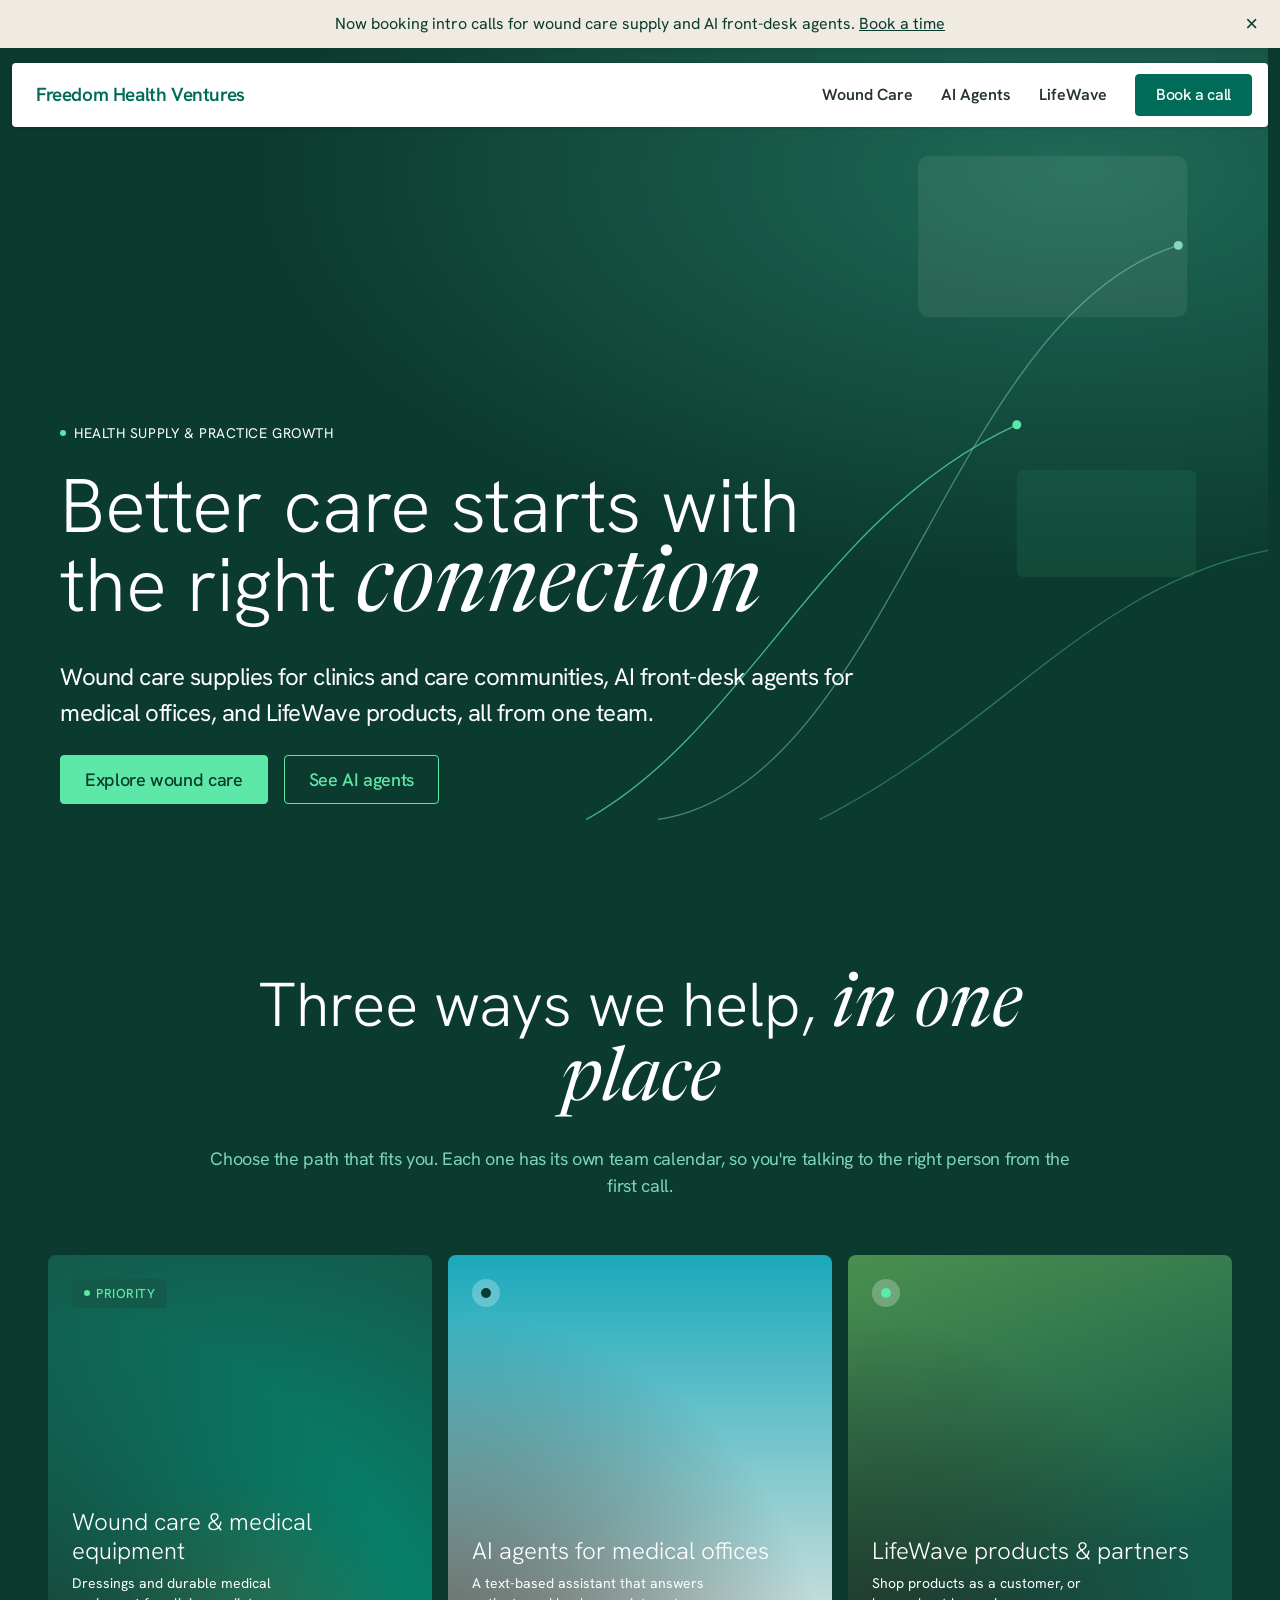
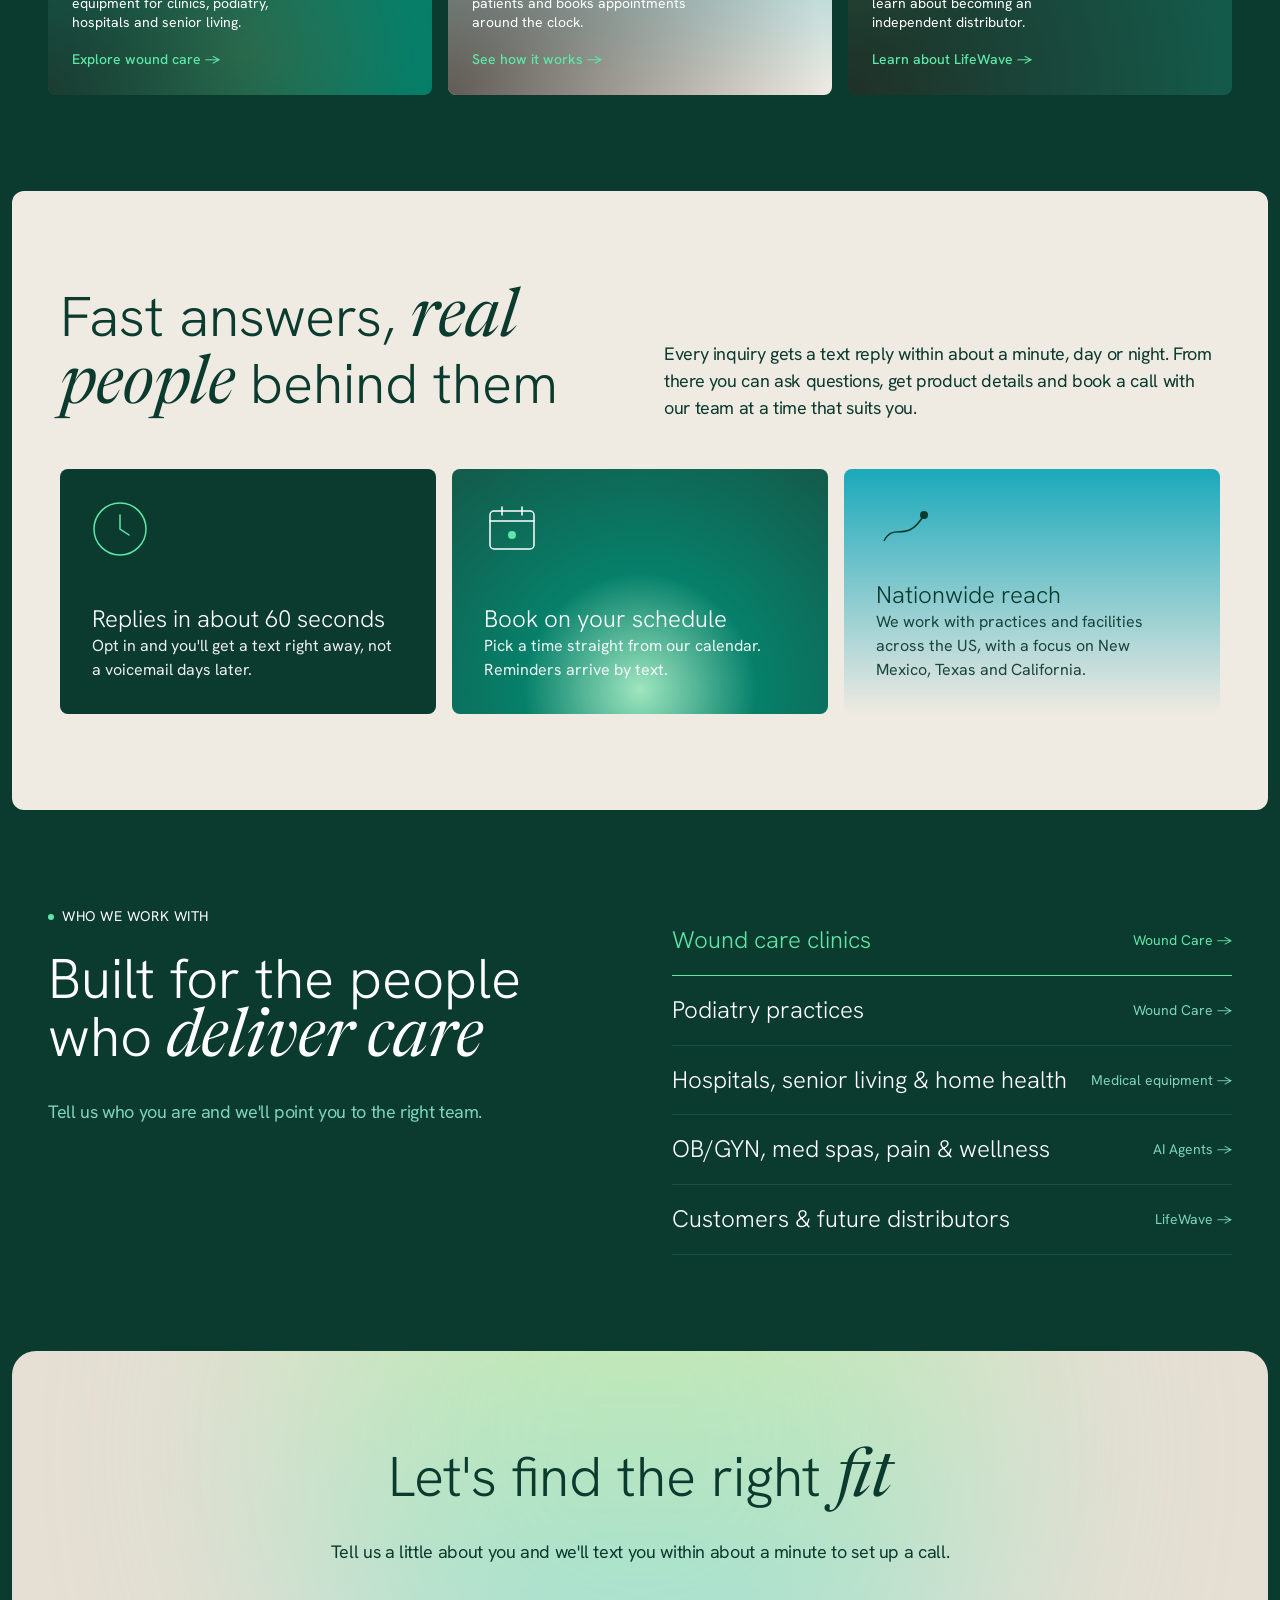
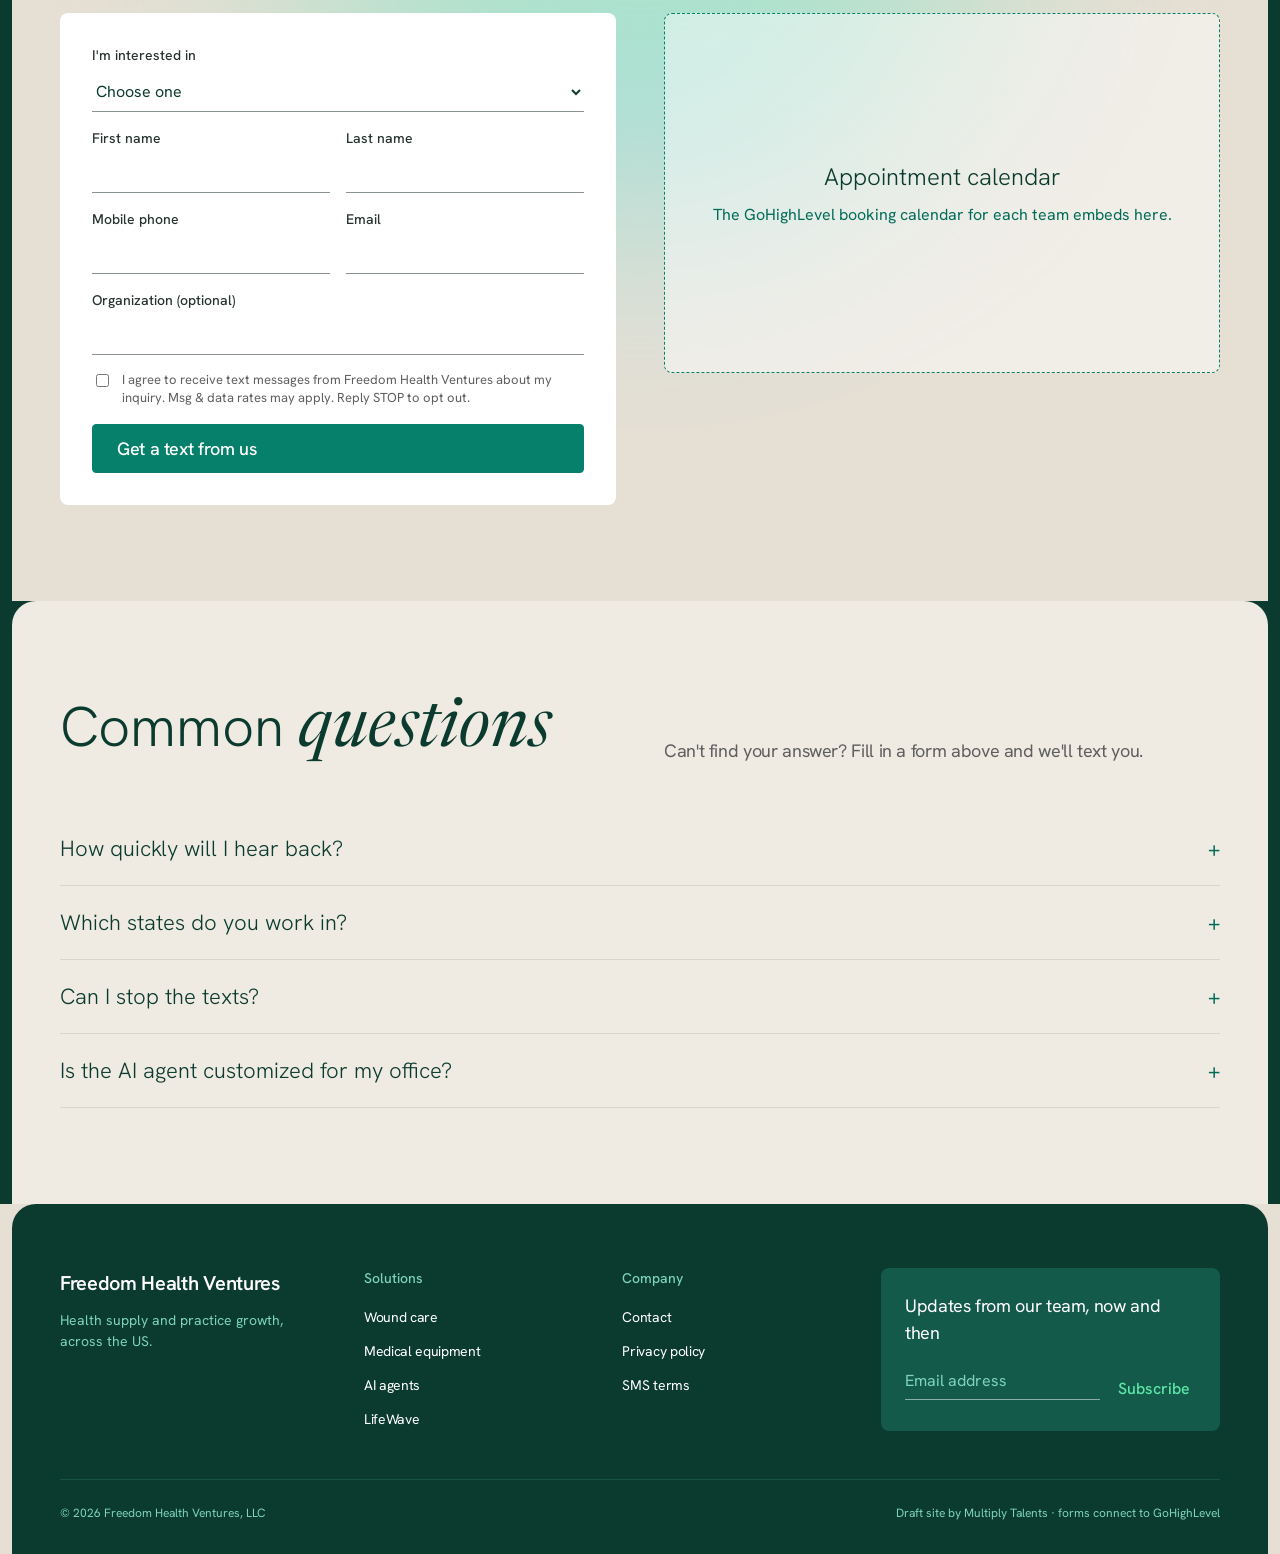
<file: index.html>
<!DOCTYPE html>
<html lang="en">
<head>
<meta charset="utf-8">
<meta name="viewport" content="width=device-width, initial-scale=1">
<title>Freedom Health Ventures</title>
<link rel="preconnect" href="https://fonts.googleapis.com">
<link rel="stylesheet" href="https://fonts.googleapis.com/css2?family=Hanken+Grotesk:wght@300;400;500;600&family=Newsreader:ital,opsz,wght@1,6..72,400&display=swap">
<link rel="stylesheet" href="styles.css">
</head>
<body>

<div class="announce" id="announce">Now booking intro calls for wound care supply and AI front-desk agents.&nbsp;<a href="#wound-care" data-go="book">Book a time</a><button aria-label="Dismiss announcement" data-dismiss>×</button></div>

<div class="nav-shell" id="navShell">
  <nav class="nav" id="nav" aria-label="Main">
    <a class="brand" href="#home">Freedom Health Ventures</a>
    <a class="link" href="#wound-care">Wound Care</a>
    <a class="link" href="#ai-agents">AI Agents</a>
    <a class="link" href="#lifewave">LifeWave</a>
    <a class="btn" href="#home" data-go="book">Book a call</a>
    <button class="menu-btn" aria-expanded="false" aria-controls="nav">Menu</button>
  </nav>
</div>

<!-- ================= HOME ================= -->
<main class="view" id="view-home" data-title="Freedom Health Ventures">
  <div class="hero hero--home">
    <div class="hero-frame">
      <svg class="art" viewBox="0 0 1400 860" preserveAspectRatio="xMaxYMid slice" aria-hidden="true">
        <path d="M640 860 C 820 760, 900 520, 1120 420" fill="none" stroke="#5ee8a8" stroke-width="1.5" opacity=".7"/>
        <path d="M720 860 C 980 820, 1040 300, 1300 220" fill="none" stroke="#7dd4bb" stroke-width="1.5" opacity=".5"/>
        <path d="M900 860 C 1100 760, 1200 600, 1400 560" fill="none" stroke="#5ee8a8" stroke-width="1.5" opacity=".35"/>
        <circle cx="1120" cy="420" r="5" fill="#5ee8a8"/><circle cx="1300" cy="220" r="5" fill="#7dd4bb"/>
        <rect x="1010" y="120" width="300" height="180" rx="12" fill="#efeae2" opacity=".08"/>
        <rect x="1120" y="470" width="200" height="120" rx="8" fill="#5ee8a8" opacity=".08"/>
      </svg>
      <div class="wrap">
        <div class="hero-copy">
          <span class="eyebrow"><i class="dot"></i>Health supply &amp; practice growth</span>
          <h1 class="display">Better care starts with the right <span class="accent">connection</span></h1>
          <p class="subtitle">Wound care supplies for clinics and care communities, AI front-desk agents for medical offices, and LifeWave products, all from one team.</p>
          <div class="btn-row"><a class="btn" href="#wound-care">Explore wound care</a><a class="btn btn--outline" href="#ai-agents">See AI agents</a></div>
        </div>
      </div>
    </div>
  </div>

  <section>
    <div class="wrap">
      <div class="center">
        <h2 class="heading">Three ways we help, <span class="accent">in one place</span></h2>
        <p class="lead text-muted">Choose the path that fits you. Each one has its own team calendar, so you're talking to the right person from the first call.</p>
      </div>
      <div class="cards">
        <a class="program pg-wound" href="#wound-care">
          <span class="badge"><i class="dot"></i>PRIORITY</span>
          <div><h3>Wound care &amp; medical equipment</h3><p>Dressings and durable medical equipment for clinics, podiatry, hospitals and senior living.</p><span class="more">Explore wound care →</span></div>
        </a>
        <a class="program pg-ai" href="#ai-agents">
          <span class="ring ring--forest"><i></i></span>
          <div><h3>AI agents for medical offices</h3><p>A text-based assistant that answers patients and books appointments around the clock.</p><span class="more">See how it works →</span></div>
        </a>
        <a class="program pg-life" href="#lifewave">
          <span class="ring ring--mint"><i></i></span>
          <div><h3>LifeWave products &amp; partners</h3><p>Shop products as a customer, or learn about becoming an independent distributor.</p><span class="more">Learn about LifeWave →</span></div>
        </a>
      </div>
    </div>
  </section>

  <div class="sheet on-light">
    <section>
      <div class="wrap">
        <div class="split">
          <h2 class="section-heading">Fast answers, <span class="accent">real people</span> behind them</h2>
          <p class="lead">Every inquiry gets a text reply within about a minute, day or night. From there you can ask questions, get product details and book a call with our team at a time that suits you.</p>
        </div>
        <div class="bento">
          <div class="tile tile--forest"><svg class="glyph" viewBox="0 0 56 56" aria-hidden="true"><circle cx="28" cy="28" r="26" fill="none" stroke="#5ee8a8" stroke-width="1.5"/><path d="M28 14v14l9 6" fill="none" stroke="#5ee8a8" stroke-width="1.5" stroke-linecap="round"/></svg><div><h3>Replies in about 60 seconds</h3><p>Opt in and you'll get a text right away, not a voicemail days later.</p></div></div>
          <div class="tile tile--stories"><svg class="glyph" viewBox="0 0 56 56" aria-hidden="true"><rect x="6" y="10" width="44" height="38" rx="4" fill="none" stroke="#fff" stroke-width="1.5"/><path d="M6 20h44M18 6v8M38 6v8" stroke="#fff" stroke-width="1.5" stroke-linecap="round"/><circle cx="28" cy="34" r="4" fill="#5ee8a8"/></svg><div><h3>Book on your schedule</h3><p>Pick a time straight from our calendar. Reminders arrive by text.</p></div></div>
          <div class="tile tile--lagoon"><svg class="glyph" viewBox="0 0 56 56" aria-hidden="true"><path d="M8 40 C 18 20, 30 44, 48 14" fill="none" stroke="#0b3a2e" stroke-width="1.5"/><circle cx="48" cy="14" r="4" fill="#0b3a2e"/></svg><div><h3>Nationwide reach</h3><p>We work with practices and facilities across the US, with a focus on New Mexico, Texas and California.</p></div></div>
        </div>
      </div>
    </section>
  </div>

  <section>
    <div class="wrap audience">
      <div class="stack">
        <span class="eyebrow"><i class="dot"></i>Who we work with</span>
        <h2 class="section-heading">Built for the people who <span class="accent">deliver care</span></h2>
        <p class="lead text-muted">Tell us who you are and we'll point you to the right team.</p>
      </div>
      <ul class="rows" aria-label="Audiences">
        <li class="active" data-href="wound-care">Wound care clinics <small>Wound Care →</small></li>
        <li data-href="wound-care">Podiatry practices <small>Wound Care →</small></li>
        <li data-href="wound-care">Hospitals, senior living &amp; home health <small>Medical equipment →</small></li>
        <li data-href="ai-agents">OB/GYN, med spas, pain &amp; wellness <small>AI Agents →</small></li>
        <li data-href="lifewave">Customers &amp; future distributors <small>LifeWave →</small></li>
      </ul>
    </div>
  </section>

  <div class="book on-light" id="home-book">
    <div class="aurora"></div>
    <section>
      <div class="wrap">
        <div class="center">
          <h2 class="section-heading">Let's find the right <span class="accent">fit</span></h2>
          <p class="lead">Tell us a little about you and we'll text you within about a minute to set up a call.</p>
        </div>
        <div class="book-grid">
          <form class="form" data-form>
            <label>I'm interested in
              <select name="interest" required>
                <option value="">Choose one</option>
                <option>Wound care supplies</option><option>Durable medical equipment</option><option>AI agent for my office</option><option>LifeWave products</option><option>Becoming a LifeWave distributor</option>
              </select>
            </label>
            <div class="row2"><label>First name<input name="first" required autocomplete="given-name"></label><label>Last name<input name="last" required autocomplete="family-name"></label></div>
            <div class="row2"><label>Mobile phone<input name="phone" type="tel" required autocomplete="tel"></label><label>Email<input name="email" type="email" required autocomplete="email"></label></div>
            <label>Organization (optional)<input name="org" autocomplete="organization"></label>
            <label class="consent"><input type="checkbox" required> I agree to receive text messages from Freedom Health Ventures about my inquiry. Msg &amp; data rates may apply. Reply STOP to opt out.</label>
            <button class="btn btn--jade" type="submit">Get a text from us</button>
            <div class="ok" role="status"></div>
          </form>
          <div>
            <div class="cal"><div><strong>Appointment calendar</strong>The GoHighLevel booking calendar for each team embeds here.</div></div>
          </div>
        </div>
      </div>
    </section>
  </div>
</main>

<!-- ================= WOUND CARE ================= -->
<main class="view" id="view-wound-care" data-title="Wound Care · Freedom Health Ventures">
  <div class="hero hero--wound">
    <div class="hero-frame">
      <svg class="art" viewBox="0 0 1400 860" preserveAspectRatio="xMaxYMid slice" aria-hidden="true">
        <path d="M700 860 C 860 700, 1000 640, 1180 360" fill="none" stroke="#5ee8a8" stroke-width="1.5" opacity=".7"/>
        <path d="M860 860 C 1060 780, 1160 520, 1360 480" fill="none" stroke="#7dd4bb" stroke-width="1.5" opacity=".45"/>
        <circle cx="1180" cy="360" r="5" fill="#5ee8a8"/>
        <rect x="1040" y="150" width="260" height="160" rx="12" fill="#efeae2" opacity=".08"/>
      </svg>
      <div class="wrap">
        <div class="hero-copy">
          <span class="badge"><i class="dot"></i>WOUND CARE &amp; DME</span>
          <h1 class="display">Wound care supplies, delivered with <span class="accent">care</span></h1>
          <p class="subtitle">Advanced wound dressings and durable medical equipment for clinics, podiatry practices, hospitals and senior living communities.</p>
          <div class="btn-row"><a class="btn" href="#wound-care" data-go="book">Book a supply call</a><a class="btn btn--outline" href="#wound-care" data-go="who">Who we serve</a></div>
        </div>
      </div>
    </div>
  </div>

  <section>
    <div class="wrap">
      <div class="split split--top">
        <div class="stack"><span class="eyebrow"><i class="dot"></i>What we supply</span><h2 class="section-heading">The products your team <span class="accent">reaches for</span></h2></div>
        <div class="stack">
          <p class="lead text-muted">We'll talk through your patient mix, current suppliers and ordering process, then put together options that fit.</p>
          <div class="chips"><span class="chip">Wound care dressings</span><span class="chip">Foam &amp; hydrocolloid</span><span class="chip">Alginate &amp; collagen</span><span class="chip">Compression</span><span class="chip">Durable medical equipment</span><span class="chip">Mobility aids</span></div>
          <p class="note">Product categories shown for illustration; we'll confirm the current catalog on your call.</p>
        </div>
      </div>
    </div>
  </section>

  <div class="sheet on-light" id="wound-who">
    <section>
      <div class="wrap">
        <div class="split"><h2 class="section-heading">Who we <span class="accent">serve</span></h2><p class="lead">Anywhere in the US, with a focus on New Mexico, Texas and California.</p></div>
        <div class="bento bento--2">
          <div class="tile tile--forest"><h3>Wound care clinics</h3><p>Dressings and equipment across your full range of wound types, with a single point of contact for ordering.</p></div>
          <div class="tile tile--stories"><h3>Podiatry practices</h3><p>Supplies for diabetic foot and lower-extremity wound care, sized to a practice's volume.</p></div>
          <div class="tile tile--pine"><h3>Hospitals</h3><p>Durable medical equipment for discharge and ongoing patient needs.</p></div>
          <div class="tile tile--lagoon"><h3>Senior living &amp; home health</h3><p>Durable medical equipment and supplies for residents and patients at home.</p></div>
        </div>
      </div>
    </section>
  </div>

  <section>
    <div class="wrap">
      <div class="center"><h2 class="heading">How it <span class="accent">works</span></h2></div>
      <div class="sheet sheet--flush on-light mt-48">
        <div class="steps">
          <div class="step"><span class="num">1</span><h3>Reach out</h3><p>Fill in the short form. We text you within about a minute.</p></div>
          <div class="step"><span class="num">2</span><h3>Quick call</h3><p>Book a time to go over your needs, volumes and current suppliers.</p></div>
          <div class="step"><span class="num">3</span><h3>Tailored options</h3><p>We put together the products and equipment that fit.</p></div>
          <div class="step"><span class="num">4</span><h3>Ongoing support</h3><p>One contact for reorders, questions and new needs.</p></div>
        </div>
      </div>
    </div>
  </section>

  <div class="book on-light" id="wound-book">
    <div class="aurora"></div>
    <section>
      <div class="wrap">
        <div class="center"><h2 class="section-heading">Book a wound care <span class="accent">call</span></h2><p class="lead">Tell us about your facility and we'll text you to set up a time.</p></div>
        <div class="book-grid">
          <form class="form" data-form data-segment="Wound Care">
            <label>Facility type
              <select name="facility" required><option value="">Choose one</option><option>Wound care clinic</option><option>Podiatry practice</option><option>Hospital</option><option>Senior living</option><option>Home health agency</option><option>Other</option></select>
            </label>
            <label>Looking for
              <select name="need" required><option value="">Choose one</option><option>Wound care dressings</option><option>Durable medical equipment</option><option>Both</option></select>
            </label>
            <div class="row2"><label>First name<input name="first" required autocomplete="given-name"></label><label>Last name<input name="last" required autocomplete="family-name"></label></div>
            <div class="row2"><label>Mobile phone<input name="phone" type="tel" required autocomplete="tel"></label><label>Email<input name="email" type="email" required autocomplete="email"></label></div>
            <div class="row2"><label>Facility name<input name="org" required autocomplete="organization"></label><label>State<input name="state" required></label></div>
            <label class="consent"><input type="checkbox" required> I agree to receive text messages from Freedom Health Ventures about my inquiry. Msg &amp; data rates may apply. Reply STOP to opt out.</label>
            <button class="btn btn--jade" type="submit">Get a text from us</button>
            <div class="ok" role="status"></div>
          </form>
          <div><div class="cal"><div><strong>Wound Care calendar</strong>GoHighLevel booking calendar for the wound care team embeds here.</div></div></div>
        </div>
      </div>
    </section>
  </div>
</main>

<!-- ================= AI AGENTS ================= -->
<main class="view" id="view-ai-agents" data-title="AI Agents for Medical Offices · Freedom Health Ventures">
  <div class="hero hero--ai">
    <div class="hero-frame">
      <svg class="art" viewBox="0 0 1400 860" preserveAspectRatio="xMaxYMid slice" aria-hidden="true">
        <rect x="980" y="170" width="300" height="72" rx="12" fill="#efeae2" opacity=".12"/>
        <rect x="1060" y="262" width="260" height="72" rx="12" fill="#5ee8a8" opacity=".16"/>
        <rect x="980" y="354" width="220" height="72" rx="12" fill="#efeae2" opacity=".12"/>
        <path d="M760 860 C 900 720, 1000 560, 1060 470" fill="none" stroke="#5ee8a8" stroke-width="1.5" opacity=".6"/>
        <circle cx="1060" cy="470" r="5" fill="#5ee8a8"/>
      </svg>
      <div class="wrap">
        <div class="hero-copy">
          <span class="badge"><i class="dot"></i>AI FRONT DESK</span>
          <h1 class="display">A front desk that <span class="accent">never sleeps</span></h1>
          <p class="subtitle">A text-based AI agent that answers patient questions, books appointments and sends reminders, set up around your office's own workflow.</p>
          <div class="btn-row"><a class="btn" href="#ai-agents" data-go="book">Book a demo</a><a class="btn btn--outline" href="#ai-agents" data-go="features">What it does</a></div>
        </div>
      </div>
    </div>
  </div>

  <div class="sheet on-light mt-96" id="ai-features">
    <section>
      <div class="wrap">
        <div class="split"><h2 class="section-heading">What your agent <span class="accent">handles</span></h2><p class="lead">We start from a proven template and tailor the answers, tone and booking rules to your specialty.</p></div>
        <div class="bento">
          <div class="tile tile--forest"><h3>Answers patients by text</h3><p>Hours, location, services, insurance questions and new-patient steps, answered in seconds.</p></div>
          <div class="tile tile--stories"><h3>Books appointments</h3><p>Offers open times from your calendar and confirms the booking by text.</p></div>
          <div class="tile tile--lagoon"><h3>Sends reminders</h3><p>Appointment reminders and follow-ups that cut no-shows and phone tag.</p></div>
          <div class="tile tile--pine"><h3>Hands off to your staff</h3><p>Anything clinical or sensitive goes straight to a person on your team.</p></div>
          <div class="tile tile--forest"><h3>Works after hours</h3><p>Evenings, weekends and holidays, without adding staff.</p></div>
          <div class="tile tile--stories"><h3>Yours to keep</h3><p>The prompts, workflows and automations built for you belong to your practice.</p></div>
        </div>
      </div>
    </section>
  </div>

  <section>
    <div class="wrap audience">
      <div class="stack"><span class="eyebrow"><i class="dot"></i>Built for</span><h2 class="section-heading">Made for busy <span class="accent">practices</span></h2><p class="lead text-muted">Starting with these specialties; more templates to follow.</p></div>
      <ul class="rows"><li class="active">OB/GYN offices <small>Available</small></li><li>Medical spas <small>Available</small></li><li>Pain &amp; wellness clinics <small>Available</small></li><li>Your specialty <small>Ask us →</small></li></ul>
    </div>
  </section>

  <div class="book on-light" id="ai-book">
    <div class="aurora"></div>
    <section>
      <div class="wrap">
        <div class="center"><h2 class="section-heading">See your agent in <span class="accent">action</span></h2><p class="lead">Book a short demo and we'll show you the agent working with your office's questions.</p></div>
        <div class="book-grid">
          <form class="form" data-form data-segment="AI Agents">
            <label>Practice type
              <select name="practice" required><option value="">Choose one</option><option>OB/GYN</option><option>Medical spa</option><option>Pain &amp; wellness clinic</option><option>Other specialty</option></select>
            </label>
            <div class="row2"><label>First name<input name="first" required autocomplete="given-name"></label><label>Last name<input name="last" required autocomplete="family-name"></label></div>
            <div class="row2"><label>Mobile phone<input name="phone" type="tel" required autocomplete="tel"></label><label>Email<input name="email" type="email" required autocomplete="email"></label></div>
            <label>Practice name<input name="org" required autocomplete="organization"></label>
            <label class="consent"><input type="checkbox" required> I agree to receive text messages from Freedom Health Ventures about my inquiry. Msg &amp; data rates may apply. Reply STOP to opt out.</label>
            <button class="btn btn--jade" type="submit">Request a demo</button>
            <div class="ok" role="status"></div>
          </form>
          <div><div class="cal"><div><strong>AI Agents calendar</strong>GoHighLevel demo calendar embeds here.</div></div></div>
        </div>
      </div>
    </section>
  </div>
</main>

<!-- ================= LIFEWAVE ================= -->
<main class="view" id="view-lifewave" data-title="LifeWave · Freedom Health Ventures">
  <div class="hero hero--life">
    <div class="hero-frame">
      <svg class="art" viewBox="0 0 1400 860" preserveAspectRatio="xMaxYMid slice" aria-hidden="true">
        <circle cx="1160" cy="300" r="140" fill="none" stroke="#5ee8a8" stroke-width="1.5" opacity=".35"/>
        <circle cx="1160" cy="300" r="90" fill="none" stroke="#7dd4bb" stroke-width="1.5" opacity=".35"/>
        <circle cx="1160" cy="300" r="6" fill="#5ee8a8"/>
        <path d="M720 860 C 880 720, 1000 520, 1160 440" fill="none" stroke="#5ee8a8" stroke-width="1.5" opacity=".5"/>
      </svg>
      <div class="wrap">
        <div class="hero-copy">
          <span class="badge"><i class="dot"></i>INDEPENDENT LIFEWAVE DISTRIBUTOR</span>
          <h1 class="display">Explore LifeWave, at your <span class="accent">own pace</span></h1>
          <p class="subtitle">Learn about LifeWave products as a customer, or find out what it takes to become an independent distributor.</p>
          <div class="btn-row"><a class="btn" href="#lifewave" data-go="book">Talk with us</a><a class="btn btn--outline" href="#lifewave" data-go="paths">Choose your path</a></div>
        </div>
      </div>
    </div>
  </div>

  <div class="sheet on-light mt-96" id="life-paths">
    <section>
      <div class="wrap">
        <div class="split"><h2 class="section-heading">Two ways to <span class="accent">begin</span></h2><p class="lead">No pressure either way. Start with a conversation and decide what fits you.</p></div>
        <div class="bento bento--2">
          <div class="tile tile--forest tile--tall"><div><span class="eyebrow text-muted"><i class="dot"></i>Customer</span></div><div class="stack-sm"><h3>Try the products</h3><p>We'll walk you through the product line and help you choose where to start.</p><a class="btn btn--fit" href="#lifewave" data-go="book" data-pick="Customer">I'm interested in products</a></div></div>
          <div class="tile tile--stories tile--tall"><div><span class="eyebrow"><i class="dot"></i>Distributor</span></div><div class="stack-sm"><h3>Build your own business</h3><p>Learn how the distributor program works, what's involved and the support you'd have from our team.</p><a class="btn btn--fit" href="#lifewave" data-go="book" data-pick="Distributor">I want to learn more</a></div></div>
        </div>
        <p class="form-note mt-24">Freedom Health Ventures is an independent LifeWave distributor. Results and earnings vary; we make no income guarantees. Products are not intended to diagnose, treat, cure or prevent any disease.</p>
      </div>
    </section>
  </div>

  <div class="book on-light mt-96" id="life-book">
    <div class="aurora"></div>
    <section>
      <div class="wrap">
        <div class="center"><h2 class="section-heading">Start with a <span class="accent">conversation</span></h2><p class="lead">Leave your details and we'll text you to find a time.</p></div>
        <div class="book-grid">
          <form class="form" data-form data-segment="LifeWave">
            <label>I'm interested as a
              <select name="path" id="lifePath" required><option value="">Choose one</option><option>Customer</option><option>Distributor</option><option>Not sure yet</option></select>
            </label>
            <div class="row2"><label>First name<input name="first" required autocomplete="given-name"></label><label>Last name<input name="last" required autocomplete="family-name"></label></div>
            <div class="row2"><label>Mobile phone<input name="phone" type="tel" required autocomplete="tel"></label><label>Email<input name="email" type="email" required autocomplete="email"></label></div>
            <label>State<input name="state" required></label>
            <label class="consent"><input type="checkbox" required> I agree to receive text messages from Freedom Health Ventures about my inquiry. Msg &amp; data rates may apply. Reply STOP to opt out.</label>
            <button class="btn btn--jade" type="submit">Get a text from us</button>
            <div class="ok" role="status"></div>
          </form>
          <div><div class="cal"><div><strong>LifeWave calendar</strong>GoHighLevel booking calendar embeds here.</div></div></div>
        </div>
      </div>
    </section>
  </div>
</main>

<!-- shared FAQ + footer -->
<div class="sheet-xl on-light">
  <section>
    <div class="wrap faq">
      <div class="split"><h2 class="section-heading">Common <span class="accent">questions</span></h2><p class="lead">Can't find your answer? Fill in a form above and we'll text you.</p></div>
      <details><summary>How quickly will I hear back?</summary><p>Our system sends a text within about a minute of your request. From there you can ask questions or book a call directly.</p></details>
      <details><summary>Which states do you work in?</summary><p>We work across the US. For wound care and medical equipment we focus on New Mexico, Texas and California.</p></details>
      <details><summary>Can I stop the texts?</summary><p>Yes. Reply STOP at any time and you won't receive further messages.</p></details>
      <details><summary>Is the AI agent customized for my office?</summary><p>Yes. We start from a template built for your specialty, then tailor the answers, tone and booking rules to your office.</p></details>
    </div>
  </section>
</div>
<div class="foot-band">
  <footer>
    <div class="wrap">
      <div class="foot">
        <div><a class="brand brand--footer" href="#home">Freedom Health Ventures</a><p class="foot-tagline">Health supply and practice growth, across the US.</p></div>
        <div><h4>Solutions</h4><ul><li><a href="#wound-care">Wound care</a></li><li><a href="#wound-care">Medical equipment</a></li><li><a href="#ai-agents">AI agents</a></li><li><a href="#lifewave">LifeWave</a></li></ul></div>
        <div><h4>Company</h4><ul><li><a href="#home" data-go="book">Contact</a></li><li><a href="#home">Privacy policy</a></li><li><a href="#home">SMS terms</a></li></ul></div>
        <div class="news"><p>Updates from our team, now and then</p><form data-news><input type="email" placeholder="Email address" aria-label="Email address" required><button type="submit">Subscribe</button></form><div class="ok mt-12" role="status"></div></div>
      </div>
      <div class="legal"><span>© 2026 Freedom Health Ventures, LLC</span><span>Draft site by Multiply Talents · forms connect to GoHighLevel</span></div>
    </div>
  </footer>
</div>

<script src="script.js"></script>
</body>
</html>
</file>
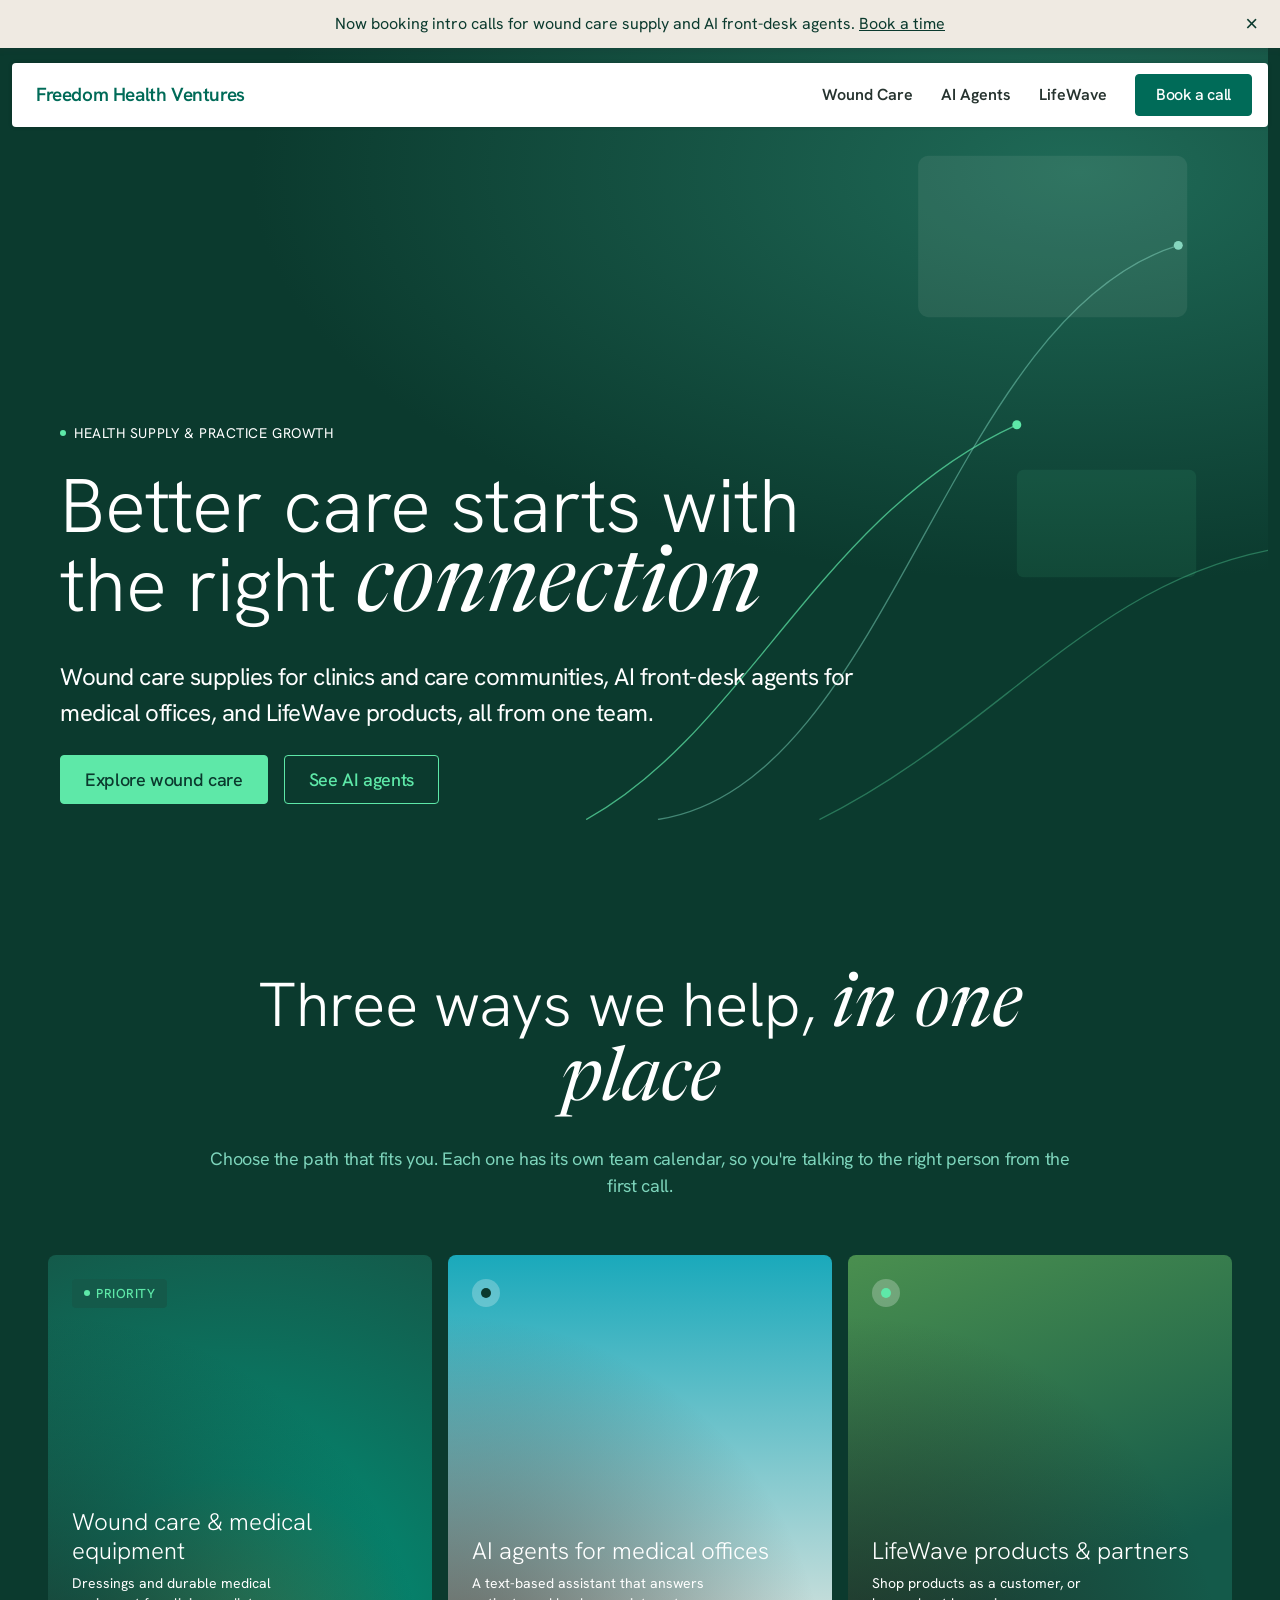
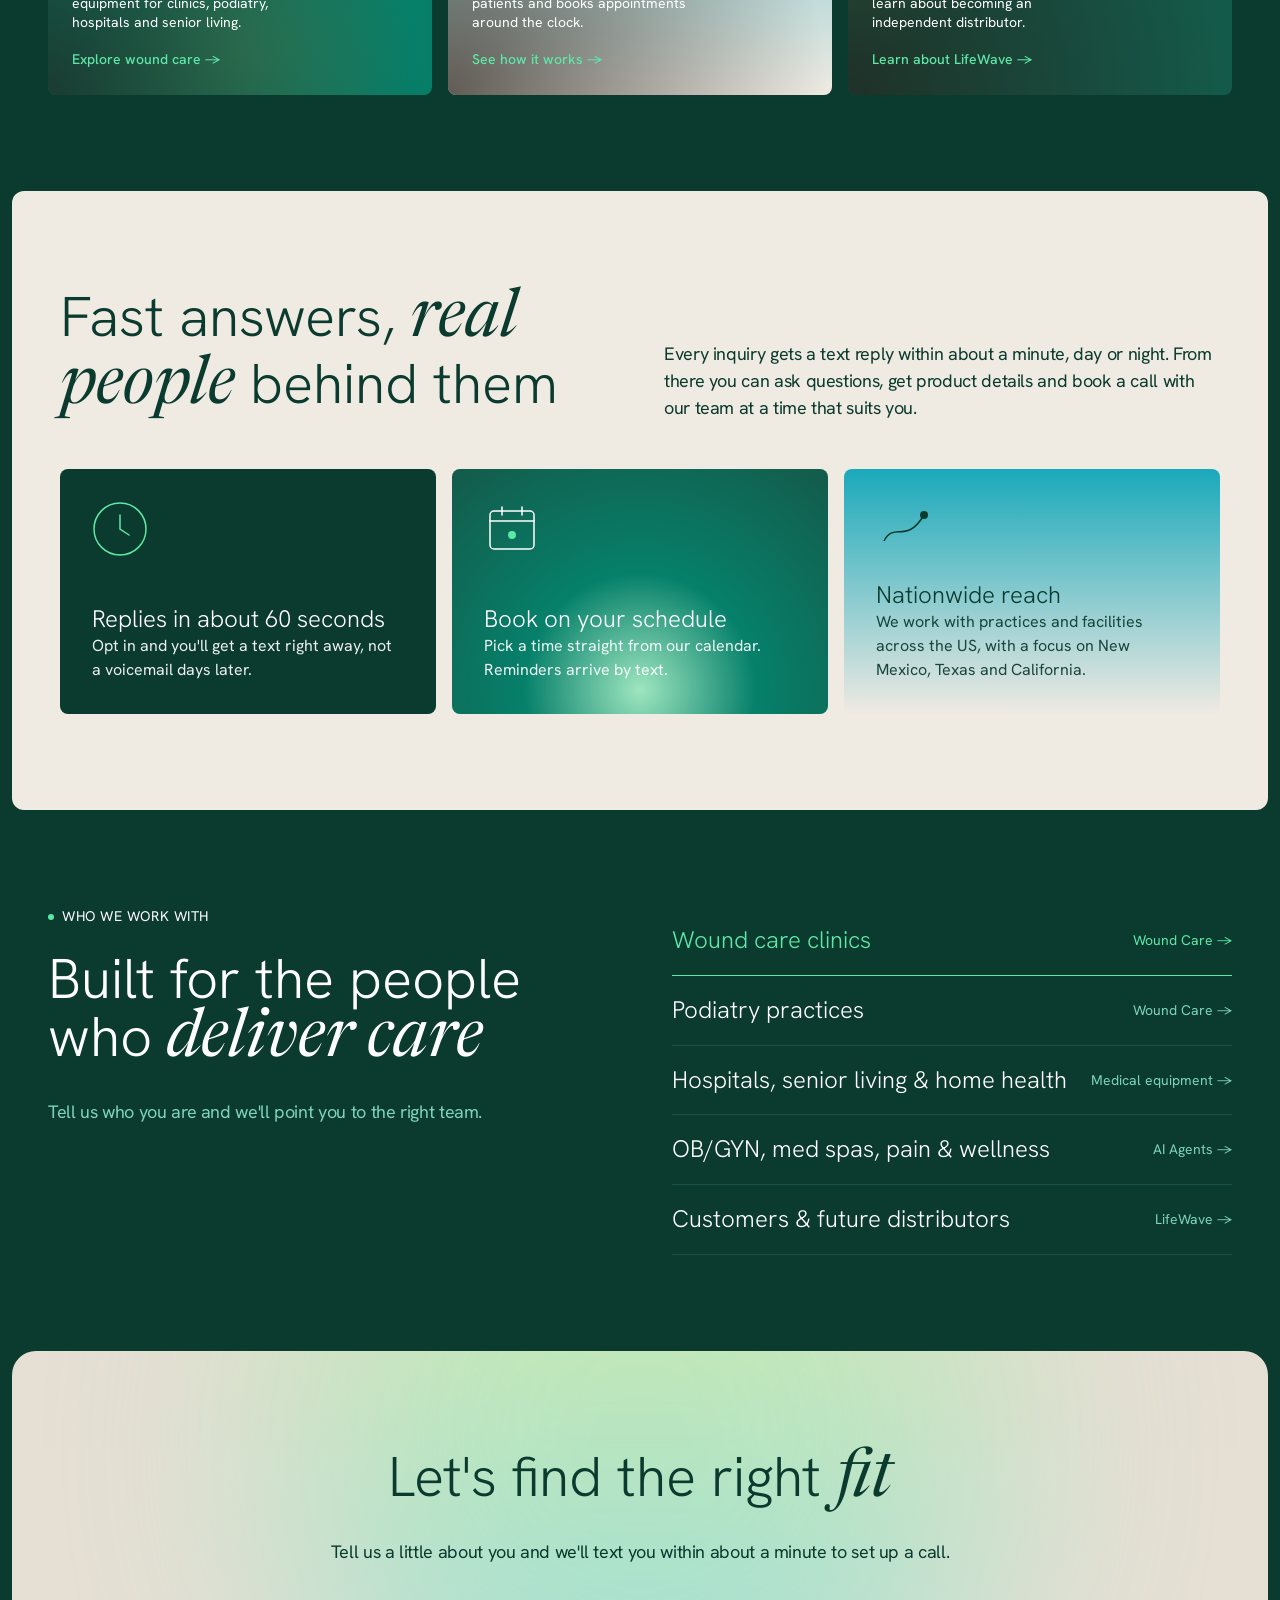
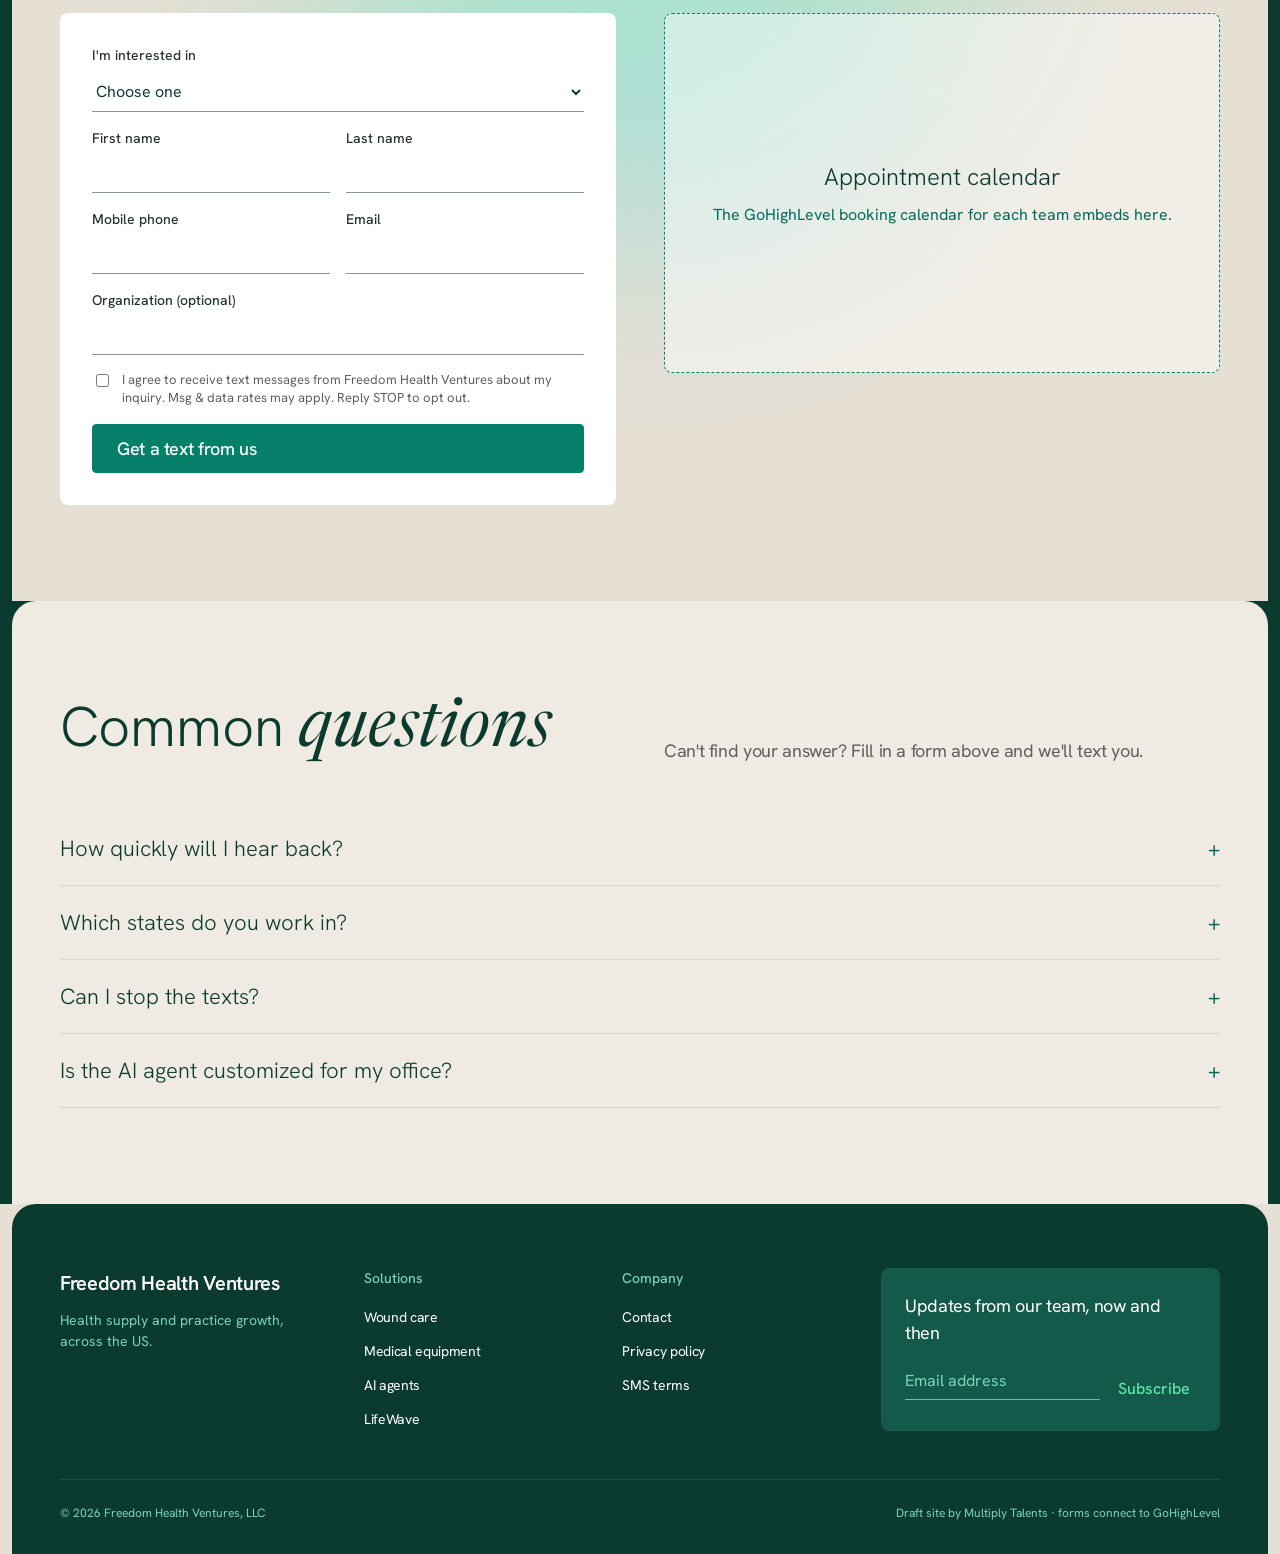
<file: LLC/freedom-health-ventures.html>
<!DOCTYPE html>
<html lang="en">
<head>
<meta charset="utf-8">
<meta name="viewport" content="width=device-width, initial-scale=1">
<title>Freedom Health Ventures</title>
<link rel="preconnect" href="https://fonts.googleapis.com">
<link rel="stylesheet" href="https://fonts.googleapis.com/css2?family=Hanken+Grotesk:wght@300;400;500;600&family=Newsreader:ital,opsz,wght@1,6..72,400&display=swap">
<link rel="stylesheet" href="styles.css">
</head>
<body>

<div class="announce" id="announce">Now booking intro calls for wound care supply and AI front-desk agents.&nbsp;<a href="#wound-care" data-go="book">Book a time</a><button aria-label="Dismiss announcement" onclick="this.parentElement.remove()">×</button></div>

<div class="nav-shell" id="navShell">
  <nav class="nav" id="nav" aria-label="Main">
    <a class="brand" href="#home">Freedom Health Ventures</a>
    <a class="link" href="#wound-care">Wound Care</a>
    <a class="link" href="#ai-agents">AI Agents</a>
    <a class="link" href="#lifewave">LifeWave</a>
    <a class="btn" href="#home" data-go="book">Book a call</a>
    <button class="menu-btn" aria-expanded="false" aria-controls="nav" onclick="toggleMenu(this)">Menu</button>
  </nav>
</div>

<!-- ================= HOME ================= -->
<main class="view" id="view-home" data-title="Freedom Health Ventures">
  <div class="hero hero--home">
    <div class="hero-frame">
      <svg class="art" viewBox="0 0 1400 860" preserveAspectRatio="xMaxYMid slice" aria-hidden="true">
        <path d="M640 860 C 820 760, 900 520, 1120 420" fill="none" stroke="#5ee8a8" stroke-width="1.5" opacity=".7"/>
        <path d="M720 860 C 980 820, 1040 300, 1300 220" fill="none" stroke="#7dd4bb" stroke-width="1.5" opacity=".5"/>
        <path d="M900 860 C 1100 760, 1200 600, 1400 560" fill="none" stroke="#5ee8a8" stroke-width="1.5" opacity=".35"/>
        <circle cx="1120" cy="420" r="5" fill="#5ee8a8"/><circle cx="1300" cy="220" r="5" fill="#7dd4bb"/>
        <rect x="1010" y="120" width="300" height="180" rx="12" fill="#efeae2" opacity=".08"/>
        <rect x="1120" y="470" width="200" height="120" rx="8" fill="#5ee8a8" opacity=".08"/>
      </svg>
      <div class="wrap">
        <div class="hero-copy">
          <span class="eyebrow"><i class="dot"></i>Health supply &amp; practice growth</span>
          <h1 class="display">Better care starts with the right <span class="accent">connection</span></h1>
          <p class="subtitle">Wound care supplies for clinics and care communities, AI front-desk agents for medical offices, and LifeWave products, all from one team.</p>
          <div class="btn-row"><a class="btn" href="#wound-care">Explore wound care</a><a class="btn btn--outline" href="#ai-agents">See AI agents</a></div>
        </div>
      </div>
    </div>
  </div>

  <section>
    <div class="wrap">
      <div class="center">
        <h2 class="heading">Three ways we help, <span class="accent">in one place</span></h2>
        <p class="lead text-muted">Choose the path that fits you. Each one has its own team calendar, so you're talking to the right person from the first call.</p>
      </div>
      <div class="cards">
        <a class="program pg-wound" href="#wound-care">
          <span class="badge"><i class="dot"></i>PRIORITY</span>
          <div><h3>Wound care &amp; medical equipment</h3><p>Dressings and durable medical equipment for clinics, podiatry, hospitals and senior living.</p><span class="more">Explore wound care →</span></div>
        </a>
        <a class="program pg-ai" href="#ai-agents">
          <span class="ring ring--forest"><i></i></span>
          <div><h3>AI agents for medical offices</h3><p>A text-based assistant that answers patients and books appointments around the clock.</p><span class="more">See how it works →</span></div>
        </a>
        <a class="program pg-life" href="#lifewave">
          <span class="ring ring--mint"><i></i></span>
          <div><h3>LifeWave products &amp; partners</h3><p>Shop products as a customer, or learn about becoming an independent distributor.</p><span class="more">Learn about LifeWave →</span></div>
        </a>
      </div>
    </div>
  </section>

  <div class="sheet on-light">
    <section>
      <div class="wrap">
        <div class="split">
          <h2 class="section-heading">Fast answers, <span class="accent">real people</span> behind them</h2>
          <p class="lead">Every inquiry gets a text reply within about a minute, day or night. From there you can ask questions, get product details and book a call with our team at a time that suits you.</p>
        </div>
        <div class="bento">
          <div class="tile tile--forest"><svg class="glyph" viewBox="0 0 56 56" aria-hidden="true"><circle cx="28" cy="28" r="26" fill="none" stroke="#5ee8a8" stroke-width="1.5"/><path d="M28 14v14l9 6" fill="none" stroke="#5ee8a8" stroke-width="1.5" stroke-linecap="round"/></svg><div><h3>Replies in about 60 seconds</h3><p>Opt in and you'll get a text right away, not a voicemail days later.</p></div></div>
          <div class="tile tile--stories"><svg class="glyph" viewBox="0 0 56 56" aria-hidden="true"><rect x="6" y="10" width="44" height="38" rx="4" fill="none" stroke="#fff" stroke-width="1.5"/><path d="M6 20h44M18 6v8M38 6v8" stroke="#fff" stroke-width="1.5" stroke-linecap="round"/><circle cx="28" cy="34" r="4" fill="#5ee8a8"/></svg><div><h3>Book on your schedule</h3><p>Pick a time straight from our calendar. Reminders arrive by text.</p></div></div>
          <div class="tile tile--lagoon"><svg class="glyph" viewBox="0 0 56 56" aria-hidden="true"><path d="M8 40 C 18 20, 30 44, 48 14" fill="none" stroke="#0b3a2e" stroke-width="1.5"/><circle cx="48" cy="14" r="4" fill="#0b3a2e"/></svg><div><h3>Nationwide reach</h3><p>We work with practices and facilities across the US, with a focus on New Mexico, Texas and California.</p></div></div>
        </div>
      </div>
    </section>
  </div>

  <section>
    <div class="wrap audience">
      <div class="stack">
        <span class="eyebrow"><i class="dot"></i>Who we work with</span>
        <h2 class="section-heading">Built for the people who <span class="accent">deliver care</span></h2>
        <p class="lead text-muted">Tell us who you are and we'll point you to the right team.</p>
      </div>
      <ul class="rows" aria-label="Audiences">
        <li class="active" onclick="location.hash='wound-care'">Wound care clinics <small>Wound Care →</small></li>
        <li onclick="location.hash='wound-care'">Podiatry practices <small>Wound Care →</small></li>
        <li onclick="location.hash='wound-care'">Hospitals, senior living &amp; home health <small>Medical equipment →</small></li>
        <li onclick="location.hash='ai-agents'">OB/GYN, med spas, pain &amp; wellness <small>AI Agents →</small></li>
        <li onclick="location.hash='lifewave'">Customers &amp; future distributors <small>LifeWave →</small></li>
      </ul>
    </div>
  </section>

  <div class="book on-light" id="home-book">
    <div class="aurora"></div>
    <section>
      <div class="wrap">
        <div class="center">
          <h2 class="section-heading">Let's find the right <span class="accent">fit</span></h2>
          <p class="lead">Tell us a little about you and we'll text you within about a minute to set up a call.</p>
        </div>
        <div class="book-grid">
          <form class="form" data-form>
            <label>I'm interested in
              <select name="interest" required>
                <option value="">Choose one</option>
                <option>Wound care supplies</option><option>Durable medical equipment</option><option>AI agent for my office</option><option>LifeWave products</option><option>Becoming a LifeWave distributor</option>
              </select>
            </label>
            <div class="row2"><label>First name<input name="first" required autocomplete="given-name"></label><label>Last name<input name="last" required autocomplete="family-name"></label></div>
            <div class="row2"><label>Mobile phone<input name="phone" type="tel" required autocomplete="tel"></label><label>Email<input name="email" type="email" required autocomplete="email"></label></div>
            <label>Organization (optional)<input name="org" autocomplete="organization"></label>
            <label class="consent"><input type="checkbox" required> I agree to receive text messages from Freedom Health Ventures about my inquiry. Msg &amp; data rates may apply. Reply STOP to opt out.</label>
            <button class="btn btn--jade" type="submit">Get a text from us</button>
            <div class="ok" role="status"></div>
          </form>
          <div>
            <div class="cal"><div><strong>Appointment calendar</strong>The GoHighLevel booking calendar for each team embeds here.</div></div>
          </div>
        </div>
      </div>
    </section>
  </div>
</main>

<!-- ================= WOUND CARE ================= -->
<main class="view" id="view-wound-care" data-title="Wound Care · Freedom Health Ventures">
  <div class="hero hero--wound">
    <div class="hero-frame">
      <svg class="art" viewBox="0 0 1400 860" preserveAspectRatio="xMaxYMid slice" aria-hidden="true">
        <path d="M700 860 C 860 700, 1000 640, 1180 360" fill="none" stroke="#5ee8a8" stroke-width="1.5" opacity=".7"/>
        <path d="M860 860 C 1060 780, 1160 520, 1360 480" fill="none" stroke="#7dd4bb" stroke-width="1.5" opacity=".45"/>
        <circle cx="1180" cy="360" r="5" fill="#5ee8a8"/>
        <rect x="1040" y="150" width="260" height="160" rx="12" fill="#efeae2" opacity=".08"/>
      </svg>
      <div class="wrap">
        <div class="hero-copy">
          <span class="badge"><i class="dot"></i>WOUND CARE &amp; DME</span>
          <h1 class="display">Wound care supplies, delivered with <span class="accent">care</span></h1>
          <p class="subtitle">Advanced wound dressings and durable medical equipment for clinics, podiatry practices, hospitals and senior living communities.</p>
          <div class="btn-row"><a class="btn" href="#wound-care" data-go="book">Book a supply call</a><a class="btn btn--outline" href="#wound-care" data-go="who">Who we serve</a></div>
        </div>
      </div>
    </div>
  </div>

  <section>
    <div class="wrap">
      <div class="split split--top">
        <div class="stack"><span class="eyebrow"><i class="dot"></i>What we supply</span><h2 class="section-heading">The products your team <span class="accent">reaches for</span></h2></div>
        <div class="stack">
          <p class="lead text-muted">We'll talk through your patient mix, current suppliers and ordering process, then put together options that fit.</p>
          <div class="chips"><span class="chip">Wound care dressings</span><span class="chip">Foam &amp; hydrocolloid</span><span class="chip">Alginate &amp; collagen</span><span class="chip">Compression</span><span class="chip">Durable medical equipment</span><span class="chip">Mobility aids</span></div>
          <p class="note">Product categories shown for illustration; we'll confirm the current catalog on your call.</p>
        </div>
      </div>
    </div>
  </section>

  <div class="sheet on-light" id="wound-who">
    <section>
      <div class="wrap">
        <div class="split"><h2 class="section-heading">Who we <span class="accent">serve</span></h2><p class="lead">Anywhere in the US, with a focus on New Mexico, Texas and California.</p></div>
        <div class="bento bento--2">
          <div class="tile tile--forest"><h3>Wound care clinics</h3><p>Dressings and equipment across your full range of wound types, with a single point of contact for ordering.</p></div>
          <div class="tile tile--stories"><h3>Podiatry practices</h3><p>Supplies for diabetic foot and lower-extremity wound care, sized to a practice's volume.</p></div>
          <div class="tile tile--pine"><h3>Hospitals</h3><p>Durable medical equipment for discharge and ongoing patient needs.</p></div>
          <div class="tile tile--lagoon"><h3>Senior living &amp; home health</h3><p>Durable medical equipment and supplies for residents and patients at home.</p></div>
        </div>
      </div>
    </section>
  </div>

  <section>
    <div class="wrap">
      <div class="center"><h2 class="heading">How it <span class="accent">works</span></h2></div>
      <div class="sheet sheet--flush on-light mt-48">
        <div class="steps">
          <div class="step"><span class="num">1</span><h3>Reach out</h3><p>Fill in the short form. We text you within about a minute.</p></div>
          <div class="step"><span class="num">2</span><h3>Quick call</h3><p>Book a time to go over your needs, volumes and current suppliers.</p></div>
          <div class="step"><span class="num">3</span><h3>Tailored options</h3><p>We put together the products and equipment that fit.</p></div>
          <div class="step"><span class="num">4</span><h3>Ongoing support</h3><p>One contact for reorders, questions and new needs.</p></div>
        </div>
      </div>
    </div>
  </section>

  <div class="book on-light" id="wound-book">
    <div class="aurora"></div>
    <section>
      <div class="wrap">
        <div class="center"><h2 class="section-heading">Book a wound care <span class="accent">call</span></h2><p class="lead">Tell us about your facility and we'll text you to set up a time.</p></div>
        <div class="book-grid">
          <form class="form" data-form data-segment="Wound Care">
            <label>Facility type
              <select name="facility" required><option value="">Choose one</option><option>Wound care clinic</option><option>Podiatry practice</option><option>Hospital</option><option>Senior living</option><option>Home health agency</option><option>Other</option></select>
            </label>
            <label>Looking for
              <select name="need" required><option value="">Choose one</option><option>Wound care dressings</option><option>Durable medical equipment</option><option>Both</option></select>
            </label>
            <div class="row2"><label>First name<input name="first" required autocomplete="given-name"></label><label>Last name<input name="last" required autocomplete="family-name"></label></div>
            <div class="row2"><label>Mobile phone<input name="phone" type="tel" required autocomplete="tel"></label><label>Email<input name="email" type="email" required autocomplete="email"></label></div>
            <div class="row2"><label>Facility name<input name="org" required autocomplete="organization"></label><label>State<input name="state" required></label></div>
            <label class="consent"><input type="checkbox" required> I agree to receive text messages from Freedom Health Ventures about my inquiry. Msg &amp; data rates may apply. Reply STOP to opt out.</label>
            <button class="btn btn--jade" type="submit">Get a text from us</button>
            <div class="ok" role="status"></div>
          </form>
          <div><div class="cal"><div><strong>Wound Care calendar</strong>GoHighLevel booking calendar for the wound care team embeds here.</div></div></div>
        </div>
      </div>
    </section>
  </div>
</main>

<!-- ================= AI AGENTS ================= -->
<main class="view" id="view-ai-agents" data-title="AI Agents for Medical Offices · Freedom Health Ventures">
  <div class="hero hero--ai">
    <div class="hero-frame">
      <svg class="art" viewBox="0 0 1400 860" preserveAspectRatio="xMaxYMid slice" aria-hidden="true">
        <rect x="980" y="170" width="300" height="72" rx="12" fill="#efeae2" opacity=".12"/>
        <rect x="1060" y="262" width="260" height="72" rx="12" fill="#5ee8a8" opacity=".16"/>
        <rect x="980" y="354" width="220" height="72" rx="12" fill="#efeae2" opacity=".12"/>
        <path d="M760 860 C 900 720, 1000 560, 1060 470" fill="none" stroke="#5ee8a8" stroke-width="1.5" opacity=".6"/>
        <circle cx="1060" cy="470" r="5" fill="#5ee8a8"/>
      </svg>
      <div class="wrap">
        <div class="hero-copy">
          <span class="badge"><i class="dot"></i>AI FRONT DESK</span>
          <h1 class="display">A front desk that <span class="accent">never sleeps</span></h1>
          <p class="subtitle">A text-based AI agent that answers patient questions, books appointments and sends reminders, set up around your office's own workflow.</p>
          <div class="btn-row"><a class="btn" href="#ai-agents" data-go="book">Book a demo</a><a class="btn btn--outline" href="#ai-agents" data-go="features">What it does</a></div>
        </div>
      </div>
    </div>
  </div>

  <div class="sheet on-light mt-96" id="ai-features">
    <section>
      <div class="wrap">
        <div class="split"><h2 class="section-heading">What your agent <span class="accent">handles</span></h2><p class="lead">We start from a proven template and tailor the answers, tone and booking rules to your specialty.</p></div>
        <div class="bento">
          <div class="tile tile--forest"><h3>Answers patients by text</h3><p>Hours, location, services, insurance questions and new-patient steps, answered in seconds.</p></div>
          <div class="tile tile--stories"><h3>Books appointments</h3><p>Offers open times from your calendar and confirms the booking by text.</p></div>
          <div class="tile tile--lagoon"><h3>Sends reminders</h3><p>Appointment reminders and follow-ups that cut no-shows and phone tag.</p></div>
          <div class="tile tile--pine"><h3>Hands off to your staff</h3><p>Anything clinical or sensitive goes straight to a person on your team.</p></div>
          <div class="tile tile--forest"><h3>Works after hours</h3><p>Evenings, weekends and holidays, without adding staff.</p></div>
          <div class="tile tile--stories"><h3>Yours to keep</h3><p>The prompts, workflows and automations built for you belong to your practice.</p></div>
        </div>
      </div>
    </section>
  </div>

  <section>
    <div class="wrap audience">
      <div class="stack"><span class="eyebrow"><i class="dot"></i>Built for</span><h2 class="section-heading">Made for busy <span class="accent">practices</span></h2><p class="lead text-muted">Starting with these specialties; more templates to follow.</p></div>
      <ul class="rows"><li class="active">OB/GYN offices <small>Available</small></li><li>Medical spas <small>Available</small></li><li>Pain &amp; wellness clinics <small>Available</small></li><li>Your specialty <small>Ask us →</small></li></ul>
    </div>
  </section>

  <div class="book on-light" id="ai-book">
    <div class="aurora"></div>
    <section>
      <div class="wrap">
        <div class="center"><h2 class="section-heading">See your agent in <span class="accent">action</span></h2><p class="lead">Book a short demo and we'll show you the agent working with your office's questions.</p></div>
        <div class="book-grid">
          <form class="form" data-form data-segment="AI Agents">
            <label>Practice type
              <select name="practice" required><option value="">Choose one</option><option>OB/GYN</option><option>Medical spa</option><option>Pain &amp; wellness clinic</option><option>Other specialty</option></select>
            </label>
            <div class="row2"><label>First name<input name="first" required autocomplete="given-name"></label><label>Last name<input name="last" required autocomplete="family-name"></label></div>
            <div class="row2"><label>Mobile phone<input name="phone" type="tel" required autocomplete="tel"></label><label>Email<input name="email" type="email" required autocomplete="email"></label></div>
            <label>Practice name<input name="org" required autocomplete="organization"></label>
            <label class="consent"><input type="checkbox" required> I agree to receive text messages from Freedom Health Ventures about my inquiry. Msg &amp; data rates may apply. Reply STOP to opt out.</label>
            <button class="btn btn--jade" type="submit">Request a demo</button>
            <div class="ok" role="status"></div>
          </form>
          <div><div class="cal"><div><strong>AI Agents calendar</strong>GoHighLevel demo calendar embeds here.</div></div></div>
        </div>
      </div>
    </section>
  </div>
</main>

<!-- ================= LIFEWAVE ================= -->
<main class="view" id="view-lifewave" data-title="LifeWave · Freedom Health Ventures">
  <div class="hero hero--life">
    <div class="hero-frame">
      <svg class="art" viewBox="0 0 1400 860" preserveAspectRatio="xMaxYMid slice" aria-hidden="true">
        <circle cx="1160" cy="300" r="140" fill="none" stroke="#5ee8a8" stroke-width="1.5" opacity=".35"/>
        <circle cx="1160" cy="300" r="90" fill="none" stroke="#7dd4bb" stroke-width="1.5" opacity=".35"/>
        <circle cx="1160" cy="300" r="6" fill="#5ee8a8"/>
        <path d="M720 860 C 880 720, 1000 520, 1160 440" fill="none" stroke="#5ee8a8" stroke-width="1.5" opacity=".5"/>
      </svg>
      <div class="wrap">
        <div class="hero-copy">
          <span class="badge"><i class="dot"></i>INDEPENDENT LIFEWAVE DISTRIBUTOR</span>
          <h1 class="display">Explore LifeWave, at your <span class="accent">own pace</span></h1>
          <p class="subtitle">Learn about LifeWave products as a customer, or find out what it takes to become an independent distributor.</p>
          <div class="btn-row"><a class="btn" href="#lifewave" data-go="book">Talk with us</a><a class="btn btn--outline" href="#lifewave" data-go="paths">Choose your path</a></div>
        </div>
      </div>
    </div>
  </div>

  <div class="sheet on-light mt-96" id="life-paths">
    <section>
      <div class="wrap">
        <div class="split"><h2 class="section-heading">Two ways to <span class="accent">begin</span></h2><p class="lead">No pressure either way. Start with a conversation and decide what fits you.</p></div>
        <div class="bento bento--2">
          <div class="tile tile--forest tile--tall"><div><span class="eyebrow text-muted"><i class="dot"></i>Customer</span></div><div class="stack-sm"><h3>Try the products</h3><p>We'll walk you through the product line and help you choose where to start.</p><a class="btn btn--fit" href="#lifewave" data-go="book" data-pick="Customer">I'm interested in products</a></div></div>
          <div class="tile tile--stories tile--tall"><div><span class="eyebrow"><i class="dot"></i>Distributor</span></div><div class="stack-sm"><h3>Build your own business</h3><p>Learn how the distributor program works, what's involved and the support you'd have from our team.</p><a class="btn btn--fit" href="#lifewave" data-go="book" data-pick="Distributor">I want to learn more</a></div></div>
        </div>
        <p class="form-note mt-24">Freedom Health Ventures is an independent LifeWave distributor. Results and earnings vary; we make no income guarantees. Products are not intended to diagnose, treat, cure or prevent any disease.</p>
      </div>
    </section>
  </div>

  <div class="book on-light mt-96" id="life-book">
    <div class="aurora"></div>
    <section>
      <div class="wrap">
        <div class="center"><h2 class="section-heading">Start with a <span class="accent">conversation</span></h2><p class="lead">Leave your details and we'll text you to find a time.</p></div>
        <div class="book-grid">
          <form class="form" data-form data-segment="LifeWave">
            <label>I'm interested as a
              <select name="path" id="lifePath" required><option value="">Choose one</option><option>Customer</option><option>Distributor</option><option>Not sure yet</option></select>
            </label>
            <div class="row2"><label>First name<input name="first" required autocomplete="given-name"></label><label>Last name<input name="last" required autocomplete="family-name"></label></div>
            <div class="row2"><label>Mobile phone<input name="phone" type="tel" required autocomplete="tel"></label><label>Email<input name="email" type="email" required autocomplete="email"></label></div>
            <label>State<input name="state" required></label>
            <label class="consent"><input type="checkbox" required> I agree to receive text messages from Freedom Health Ventures about my inquiry. Msg &amp; data rates may apply. Reply STOP to opt out.</label>
            <button class="btn btn--jade" type="submit">Get a text from us</button>
            <div class="ok" role="status"></div>
          </form>
          <div><div class="cal"><div><strong>LifeWave calendar</strong>GoHighLevel booking calendar embeds here.</div></div></div>
        </div>
      </div>
    </section>
  </div>
</main>

<!-- shared FAQ + footer -->
<div class="sheet-xl on-light">
  <section>
    <div class="wrap faq">
      <div class="split"><h2 class="section-heading">Common <span class="accent">questions</span></h2><p class="lead">Can't find your answer? Fill in a form above and we'll text you.</p></div>
      <details><summary>How quickly will I hear back?</summary><p>Our system sends a text within about a minute of your request. From there you can ask questions or book a call directly.</p></details>
      <details><summary>Which states do you work in?</summary><p>We work across the US. For wound care and medical equipment we focus on New Mexico, Texas and California.</p></details>
      <details><summary>Can I stop the texts?</summary><p>Yes. Reply STOP at any time and you won't receive further messages.</p></details>
      <details><summary>Is the AI agent customized for my office?</summary><p>Yes. We start from a template built for your specialty, then tailor the answers, tone and booking rules to your office.</p></details>
    </div>
  </section>
</div>
<div class="foot-band">
  <footer>
    <div class="wrap">
      <div class="foot">
        <div><a class="brand brand--footer" href="#home">Freedom Health Ventures</a><p class="foot-tagline">Health supply and practice growth, across the US.</p></div>
        <div><h4>Solutions</h4><ul><li><a href="#wound-care">Wound care</a></li><li><a href="#wound-care">Medical equipment</a></li><li><a href="#ai-agents">AI agents</a></li><li><a href="#lifewave">LifeWave</a></li></ul></div>
        <div><h4>Company</h4><ul><li><a href="#home" data-go="book">Contact</a></li><li><a href="#home">Privacy policy</a></li><li><a href="#home">SMS terms</a></li></ul></div>
        <div class="news"><p>Updates from our team, now and then</p><form data-news><input type="email" placeholder="Email address" aria-label="Email address" required><button type="submit">Subscribe</button></form><div class="ok mt-12" role="status"></div></div>
      </div>
      <div class="legal"><span>© 2026 Freedom Health Ventures, LLC</span><span>Draft site by Multiply Talents · forms connect to GoHighLevel</span></div>
    </div>
  </footer>
</div>

<script>
const VIEWS=['home','wound-care','ai-agents','lifewave'];
function show(){
  let h=(location.hash||'#home').slice(1); if(!VIEWS.includes(h)) h='home';
  document.querySelectorAll('.view').forEach(v=>v.classList.toggle('active',v.id==='view-'+h));
  document.querySelectorAll('.nav a.link').forEach(a=>{ if(a.getAttribute('href')==='#'+h) a.setAttribute('aria-current','page'); else a.removeAttribute('aria-current'); });
  document.title=document.getElementById('view-'+h).dataset.title;
  closeMenu();
  return h;
}
let pendingScroll=null;
window.addEventListener('hashchange',()=>{ show(); if(pendingScroll){ scrollToTarget(pendingScroll); pendingScroll=null; } else window.scrollTo(0,0); });
show();

function scrollToTarget(t){
  const view=document.querySelector('.view.active'); if(!view) return;
  const map={book:'.book',who:'#wound-who',features:'#ai-features',paths:'#life-paths'};
  const el=view.querySelector(map[t]||'.book'); if(el) el.scrollIntoView({behavior:'smooth',block:'start'});
}
document.addEventListener('click',e=>{
  const a=e.target.closest('[data-go]'); if(!a) return;
  if(a.dataset.pick){ const s=document.getElementById('lifePath'); if(s) s.value=a.dataset.pick; }
  const target=a.dataset.go, href=a.getAttribute('href');
  if(href && href!==location.hash && !(href==='#home' && !location.hash)){ pendingScroll=target; return; }
  e.preventDefault(); scrollToTarget(target);
});

function toggleMenu(b){ const n=document.getElementById('nav'); const o=n.classList.toggle('open'); b.setAttribute('aria-expanded',o); b.textContent=o?'Close':'Menu'; }
function closeMenu(){ const n=document.getElementById('nav'); if(n.classList.contains('open')){ n.classList.remove('open'); const b=n.querySelector('.menu-btn'); b.setAttribute('aria-expanded','false'); b.textContent='Menu'; } }

let lastY=0; const shell=document.getElementById('navShell');
window.addEventListener('scroll',()=>{ const y=scrollY; shell.classList.toggle('hide', y>lastY && y>200 && !document.getElementById('nav').classList.contains('open')); lastY=y; },{passive:true});

document.querySelectorAll('form[data-form]').forEach(f=>f.addEventListener('submit',e=>{
  e.preventDefault();
  const ok=f.querySelector('.ok');
  ok.textContent='Preview only: this form isn’t connected yet. Once linked to GoHighLevel'+(f.dataset.segment?' ('+f.dataset.segment+' pipeline)':'')+', submitting here will trigger the instant text reply.';
  ok.classList.add('show');
}));
document.querySelectorAll('form[data-news]').forEach(f=>f.addEventListener('submit',e=>{
  e.preventDefault(); const ok=f.parentElement.querySelector('.ok'); ok.style.display='block'; ok.textContent='Preview only: newsletter signup connects to GoHighLevel.';
}));
</script>
</body>
</html>
</file>
<file: styles.css>
/* ==========================================================================
   Freedom Health Ventures — Stylesheet
   ==========================================================================

   TABLE OF CONTENTS
   01. Design tokens (colors, gradients, shadows, radii, fonts)
   02. Base / reset
   03. Layout (wrap, sections, sheets, split)
   04. Typography
   05. Buttons
   06. Announcement bar
   07. Navigation
   08. Hero
   09. Program cards
   10. Bento tiles
   11. Steps
   12. Audience link rows
   13. Product chips
   14. Booking + forms
   15. FAQ
   16. Footer + newsletter
   17. Views (page switching)
   18. Scroll animations
   19. Utilities
   ========================================================================== */


/* ==========================================================================
   01. Design tokens
   ========================================================================== */
:root {
  /* Greens */
  --forest-900: #0b3a2e;
  --pine-700: #145a4a;
  --jade-600: #06806a;
  --teal-700: #006b58;
  --mint-400: #5ee8a8;
  --seafoam-300: #7dd4bb;

  /* Neutrals */
  --linen-100: #efeae2;
  --oat-200: #e6dfd4;
  --sand-250: #ddd5c8;
  --mist-50: #f4fbf7;
  --paper-0: #fff;
  --moss-800: #26332f;
  --charcoal-900: #222;
  --gray-600: #5f5f5f;

  /* Hairlines */
  --hairline-mint: rgba(94, 232, 168, .15);
  --hairline-ink: rgba(34, 34, 34, .1);

  /* Gradients */
  --gradient-stories: radial-gradient(circle at 50% 90%, rgba(78, 226, 157, .5), #06806a 40%, #145a4a);
  --gradient-lagoon: linear-gradient(#1aa9bb, #efeae2);
  --gradient-aurora: linear-gradient(#ccff66, #2edaf1);

  /* Shadows */
  --shadow-halo: rgba(38, 54, 51, .12) 0 0 4px 4px;
  --shadow-nav: rgba(0, 0, 0, .2) 0 0 4px 0;

  /* Radii */
  --r-sm: 4px;
  --r-md: 8px;
  --r-lg: 12px;
  --r-xl: 24px;

  /* Fonts */
  --sans: "Hanken Grotesk", "Helvetica Neue", Arial, sans-serif;
  --serif: Newsreader, Georgia, serif;
}


/* ==========================================================================
   02. Base / reset
   ========================================================================== */
* { box-sizing: border-box; }

html,
body { margin: 0; }

body {
  font-family: var(--sans);
  font-size: 16px;
  line-height: 1.5;
  background: var(--forest-900);
  color: var(--paper-0);
  -webkit-font-smoothing: antialiased;
}

a { color: inherit; }
img { max-width: 100%; }

.btn:focus-visible,
a:focus-visible,
button:focus-visible,
input:focus-visible,
select:focus-visible {
  outline: 2px solid currentColor;
  outline-offset: 2px;
}


/* ==========================================================================
   03. Layout
   ========================================================================== */
.wrap {
  max-width: 1280px;
  margin: 0 auto;
  padding: 0 48px;
}

section { padding: 96px 0; }

.center {
  display: grid;
  gap: 24px;
  justify-items: center;
  max-width: 860px;
  margin: 0 auto;
  text-align: center;
}

/* Light "paper" panels that sit on the dark background */
.sheet {
  background: var(--linen-100);
  color: var(--forest-900);
  border-radius: var(--r-lg);
  margin: 0 12px;
}
.sheet--flush { margin-left: 0; margin-right: 0; }

.sheet-xl {
  background: var(--linen-100);
  color: var(--forest-900);
  border-radius: var(--r-xl) var(--r-xl) 0 0;
  margin: 0 12px;
}

.on-light a.inline {
  color: var(--teal-700);
  font-weight: 600;
}

/* Two-column heading/intro layout */
.split {
  display: grid;
  grid-template-columns: 1fr 1fr;
  gap: 48px;
  align-items: end;
  margin-bottom: 48px;
}
.split--top { align-items: start; }

/* Vertical stacks */
.stack    { display: grid; gap: 24px; }
.stack-sm { display: grid; gap: 16px; }

@media (max-width: 860px) {
  .split { grid-template-columns: 1fr; gap: 20px; }
}

@media (max-width: 720px) {
  .wrap { padding: 0 20px; }
}


/* ==========================================================================
   04. Typography
   ========================================================================== */
.display {
  margin: 0;
  font-weight: 300;
  font-size: clamp(44px, 6.4vw, 76px);
  line-height: 1;
  letter-spacing: 0;
}

.heading {
  margin: 0;
  font-weight: 300;
  font-size: clamp(38px, 5vw, 62px);
  line-height: 1;
}

.section-heading {
  margin: 0;
  font-weight: 300;
  font-size: clamp(34px, 4.6vw, 56px);
  line-height: 1;
}

.accent {
  font-family: var(--serif);
  font-style: italic;
  font-weight: 400;
  font-size: 1.2em;
  line-height: 1;
}

.subtitle {
  margin: 0;
  font-size: clamp(19px, 2vw, 24px);
  line-height: 1.5;
  letter-spacing: -.48px;
}

.lead {
  margin: 0;
  font-size: 18px;
  line-height: 1.5;
  letter-spacing: -.36px;
}

.eyebrow {
  display: inline-flex;
  align-items: center;
  gap: 8px;
  font-size: 14px;
  letter-spacing: .04em;
  text-transform: uppercase;
}

.dot {
  display: inline-block;
  flex: none;
  width: 6px;
  height: 6px;
  border-radius: 9999px;
  background: var(--mint-400);
}
.on-light .dot { background: var(--jade-600); }

/* Muted text color (seafoam) */
.text-muted { color: var(--seafoam-300); }

/* Small fine-print note */
.note {
  margin: 0;
  font-size: 13px;
  color: var(--seafoam-300);
}


/* ==========================================================================
   05. Buttons
   ========================================================================== */
.btn {
  display: inline-flex;
  align-items: center;
  gap: 8px;
  padding: 10px 24px;
  font: 500 18px/1.5 var(--sans);
  letter-spacing: -.36px;
  border: 1px solid var(--mint-400);
  border-radius: var(--r-sm);
  background: var(--mint-400);
  color: var(--forest-900);
  text-decoration: none;
  cursor: pointer;
}
.btn:hover { filter: brightness(1.06); }

.btn--outline {
  background: transparent;
  color: var(--mint-400);
}

.btn--jade {
  background: var(--jade-600);
  border-color: var(--jade-600);
  color: var(--paper-0);
}

.btn--fit { width: max-content; }

.btn-row {
  display: flex;
  flex-wrap: wrap;
  gap: 16px;
}
.on-light .btn-row { gap: 12px; }


/* ==========================================================================
   06. Announcement bar
   ========================================================================== */
.announce {
  position: relative;
  z-index: 3;
  display: flex;
  align-items: center;
  justify-content: center;
  min-height: 48px;
  padding: 8px 56px;
  background: var(--linen-100);
  color: var(--forest-900);
  text-align: center;
  box-shadow: var(--shadow-halo);
}

.announce a { white-space: nowrap; }

.announce button {
  position: absolute;
  right: 16px;
  background: none;
  border: 0;
  font-size: 22px;
  line-height: 1;
  color: var(--forest-900);
  cursor: pointer;
}


/* ==========================================================================
   07. Navigation
   ========================================================================== */
.nav-shell {
  position: sticky;
  top: 15px;
  z-index: 5;
  margin-top: 15px;
  padding: 0 12px;
  transition: transform .3s;
}
.nav-shell.hide { transform: translateY(-120px); }

.nav {
  display: flex;
  align-items: center;
  gap: 28px;
  max-width: 1280px;
  height: 64px;
  margin: 0 auto;
  padding: 0 16px 0 24px;
  background: var(--paper-0);
  border-radius: var(--r-sm);
  box-shadow: var(--shadow-nav);
}

.brand {
  margin-right: auto;
  font-weight: 600;
  font-size: 19px;
  letter-spacing: -.4px;
  color: var(--teal-700);
  text-decoration: none;
  white-space: nowrap;
}

.nav a.link {
  font-size: 16px;
  font-weight: 600;
  color: var(--moss-800);
  text-decoration: none;
  white-space: nowrap;
}
.nav a.link[aria-current="page"] {
  color: var(--teal-700);
  text-decoration: underline;
  text-underline-offset: 6px;
}

.nav .btn {
  padding: 8px 20px;
  font-size: 16px;
  background: var(--teal-700);
  border-color: var(--teal-700);
  color: var(--paper-0);
}

.menu-btn {
  display: none;
  padding: 6px 12px;
  font: 600 15px var(--sans);
  background: none;
  border: 1px solid var(--moss-800);
  border-radius: var(--r-sm);
  color: var(--moss-800);
  cursor: pointer;
}

@media (max-width: 960px) {
  .nav a.link,
  .nav .btn { display: none; }
  .menu-btn { display: block; }

  .nav.open {
    height: auto;
    flex-wrap: wrap;
    padding-bottom: 16px;
  }
  .nav.open a.link,
  .nav.open .btn { display: block; width: 100%; }
  .nav.open .brand { padding: 20px 0; }
}


/* ==========================================================================
   08. Hero
   ========================================================================== */
.hero {
  margin: -79px 12px 0;
  padding: 0;
}

.hero-frame {
  position: relative;
  display: flex;
  align-items: flex-end;
  min-height: min(92vh, 860px);
  padding: 160px 0 72px;
  border-radius: 0 0 var(--r-lg) var(--r-lg);
  overflow: hidden;
}
.hero-frame .art {
  position: absolute;
  inset: 0;
  pointer-events: none;
}
.hero-frame .wrap {
  position: relative;
  width: 100%;
}

.hero-copy {
  display: grid;
  gap: 24px;
  max-width: 820px;
}

/* Hero variants (one per page) */
.hero--home  .hero-frame { background: radial-gradient(120% 90% at 85% 15%, #1f6a57 0%, var(--forest-900) 55%); }
.hero--wound .hero-frame { background: radial-gradient(110% 90% at 80% 20%, #0f7362 0%, var(--forest-900) 60%); }
.hero--ai    .hero-frame { background: radial-gradient(110% 90% at 85% 20%, #1a6f8a 0%, var(--forest-900) 60%); }
.hero--life  .hero-frame { background: radial-gradient(110% 90% at 85% 20%, #3a7a3f 0%, var(--forest-900) 60%); }


/* ==========================================================================
   09. Program cards
   ========================================================================== */
.cards {
  display: grid;
  grid-template-columns: repeat(3, 1fr);
  gap: 16px;
  margin-top: 56px;
}

.program {
  position: relative;
  display: flex;
  flex-direction: column;
  justify-content: space-between;
  min-height: 440px;
  padding: 24px;
  border-radius: var(--r-md);
  overflow: hidden;
  color: var(--paper-0);
  text-decoration: none;
  transition: transform .25s;
}
.program:hover { transform: translateY(-4px); }

.program::after {
  content: "";
  position: absolute;
  inset: 0;
  background: radial-gradient(circle at 0% 100%, rgba(37, 31, 25, .7), rgba(37, 31, 25, 0) 65%);
}
.program > * { position: relative; z-index: 1; }
.program .art { position: absolute; inset: 0; z-index: 0; }

.program h3 {
  margin: 0 0 8px;
  font-size: 24px;
  font-weight: 300;
  line-height: 28.8px;
}
.program p {
  max-width: 30ch;
  margin: 0;
  font-size: 14px;
  line-height: 1.4;
}
.program .more {
  display: inline-flex;
  gap: 8px;
  margin-top: 16px;
  font-size: 14px;
  font-weight: 500;
  color: var(--mint-400);
}

/* Card backgrounds */
.pg-wound { background: var(--gradient-stories); }
.pg-ai    { background: var(--gradient-lagoon); }
.pg-life  { background: linear-gradient(160deg, #4a8f4f, #145a4a 70%); }

/* Ring icon */
.ring {
  display: grid;
  place-items: center;
  width: 28px;
  height: 28px;
  border-radius: 9999px;
  background: rgba(255, 255, 255, .25);
}
.ring i {
  display: block;
  width: 10px;
  height: 10px;
  border-radius: 9999px;
}
.ring--forest i { background: var(--forest-900); }
.ring--mint i   { background: var(--mint-400); }

/* Badge */
.badge {
  display: inline-flex;
  align-items: center;
  gap: 6px;
  width: max-content;
  padding: 8px 12px;
  font-size: 13px;
  font-weight: 500;
  line-height: 1;
  letter-spacing: .04em;
  background: var(--pine-700);
  color: var(--mint-400);
  border-radius: var(--r-sm);
}

@media (max-width: 900px) {
  .cards { grid-template-columns: 1fr; }
}


/* ==========================================================================
   10. Bento tiles
   ========================================================================== */
.bento {
  display: grid;
  grid-template-columns: repeat(3, 1fr);
  gap: 16px;
}
.bento--2 { grid-template-columns: repeat(2, 1fr); }

.tile {
  display: flex;
  flex-direction: column;
  justify-content: space-between;
  gap: 24px;
  min-height: 240px;
  padding: 32px;
  border-radius: var(--r-md);
  color: var(--paper-0);
}
.tile--tall { min-height: 320px; }

.tile h3 {
  margin: 0;
  font-size: 24px;
  font-weight: 300;
  line-height: 1.2;
}
.tile p {
  margin: 0;
  font-size: 16px;
  line-height: 1.5;
  opacity: .92;
}
.tile .glyph { width: 56px; height: 56px; }

/* Tile backgrounds */
.tile--forest  { background: var(--forest-900); }
.tile--stories { background: var(--gradient-stories); }
.tile--lagoon  { background: var(--gradient-lagoon); color: var(--forest-900); }
.tile--pine    { background: var(--pine-700); }

@media (max-width: 900px) {
  .bento,
  .bento--2 { grid-template-columns: 1fr; }
}


/* ==========================================================================
   11. Steps
   ========================================================================== */
.steps {
  display: grid;
  grid-template-columns: repeat(4, 1fr);
}

.step {
  display: grid;
  gap: 12px;
  align-content: start;
  padding: 32px 24px;
}
.step + .step { border-left: 1px solid var(--hairline-ink); }

.step .num {
  font-size: 62px;
  font-weight: 300;
  line-height: 1;
  color: var(--teal-700);
}
.step h3 {
  margin: 0;
  font-size: 24px;
  font-weight: 300;
  line-height: 1.2;
}
.step p {
  margin: 0;
  color: var(--gray-600);
}

@media (max-width: 900px) {
  .steps { grid-template-columns: 1fr 1fr; }
  .step + .step {
    border-left: 0;
    border-top: 1px solid var(--hairline-ink);
  }
}

@media (max-width: 560px) {
  .steps { grid-template-columns: 1fr; }
}


/* ==========================================================================
   12. Audience link rows
   ========================================================================== */
.audience {
  display: grid;
  grid-template-columns: 1fr 1fr;
  gap: 64px;
  align-items: start;
}

.rows {
  list-style: none;
  margin: 0;
  padding: 0;
}
.rows li {
  display: flex;
  justify-content: space-between;
  align-items: center;
  gap: 16px;
  padding: 20px 0;
  border-bottom: 1px solid var(--hairline-mint);
  font-size: 24px;
  font-weight: 300;
  line-height: 1.2;
}
.rows li small {
  font-size: 14px;
  font-weight: 400;
  color: var(--seafoam-300);
  text-align: right;
}
.rows li:hover,
.rows li.active {
  color: var(--mint-400);
  border-bottom-color: var(--mint-400);
}
.rows li.active small { color: var(--mint-400); }

@media (max-width: 860px) {
  .audience { grid-template-columns: 1fr; gap: 32px; }
}


/* ==========================================================================
   13. Product chips
   ========================================================================== */
.chips {
  display: flex;
  flex-wrap: wrap;
  gap: 12px;
}

.chip {
  padding: 10px 16px;
  font-size: 16px;
  color: var(--paper-0);
  background: rgba(255, 255, 255, .03);
  border: 1px solid var(--hairline-mint);
  border-radius: var(--r-sm);
}


/* ==========================================================================
   14. Booking + forms
   ========================================================================== */
.book {
  position: relative;
  margin: 0 12px;
  overflow: hidden;
  background: var(--oat-200);
  color: var(--forest-900);
  border-radius: var(--r-xl) var(--r-xl) 0 0;
}
.book .aurora {
  position: absolute;
  top: -260px;
  left: 50%;
  width: 720px;
  height: 720px;
  border-radius: 9999px;
  background: var(--gradient-aurora);
  filter: blur(120px);
  opacity: .45;
  transform: translateX(-50%);
  pointer-events: none;
}
.book .wrap { position: relative; }

.book-grid {
  display: grid;
  grid-template-columns: 1fr 1fr;
  gap: 48px;
  align-items: start;
  margin-top: 48px;
}

/* Form */
.form {
  display: grid;
  gap: 16px;
  padding: 32px;
  background: var(--paper-0);
  border-radius: var(--r-md);
}
.form label {
  display: grid;
  gap: 6px;
  font-size: 14px;
  font-weight: 500;
  color: var(--moss-800);
}
.form input,
.form select,
.form textarea {
  padding: 8px 0;
  font: 400 16px var(--sans);
  color: var(--forest-900);
  background: transparent;
  border: 0;
  border-bottom: 1px solid #8a948f;
  border-radius: 0;
}
.form textarea {
  min-height: 72px;
  resize: vertical;
}
.form .row2 {
  display: grid;
  grid-template-columns: 1fr 1fr;
  gap: 16px;
}
.form .consent {
  display: flex;
  align-items: flex-start;
  gap: 10px;
  font-size: 13px;
  font-weight: 400;
  line-height: 1.4;
  color: var(--gray-600);
}
.form .consent input { margin-top: 3px; }

.form-note {
  margin: 0;
  font-size: 13px;
  color: var(--gray-600);
}

/* Success message */
.ok {
  display: none;
  padding: 12px 16px;
  font-size: 15px;
  color: var(--forest-900);
  background: var(--mist-50);
  border: 1px solid var(--jade-600);
  border-radius: var(--r-sm);
}
.ok.show { display: block; }

/* Calendar placeholder */
.cal {
  display: grid;
  place-items: center;
  min-height: 360px;
  padding: 32px;
  text-align: center;
  color: var(--teal-700);
  background: rgba(255, 255, 255, .45);
  border: 1px dashed var(--jade-600);
  border-radius: var(--r-md);
}
.cal strong {
  display: block;
  margin-bottom: 8px;
  font-size: 24px;
  font-weight: 300;
  color: var(--forest-900);
}

/* What happens next */
.what-next {
  display: grid;
  gap: 16px;
  margin-top: 32px;
}
.what-next div {
  display: flex;
  align-items: flex-start;
  gap: 12px;
}
.what-next b { font-weight: 500; }

@media (max-width: 900px) {
  .book-grid { grid-template-columns: 1fr; }
}

@media (max-width: 560px) {
  .form .row2 { grid-template-columns: 1fr; }
}


/* ==========================================================================
   15. FAQ
   ========================================================================== */
.faq details {
  padding: 20px 0;
  border-bottom: 1px solid var(--hairline-ink);
}
.faq summary {
  display: flex;
  justify-content: space-between;
  gap: 16px;
  font-size: 22px;
  font-weight: 300;
  list-style: none;
  cursor: pointer;
}
.faq summary::after {
  content: "+";
  font-weight: 400;
  color: var(--teal-700);
}
.faq details[open] summary::after { content: "–"; }

.faq p {
  max-width: 70ch;
  margin: 12px 0 0;
  color: var(--gray-600);
}


/* ==========================================================================
   16. Footer + newsletter
   ========================================================================== */
.foot-band {
  padding: 0 12px;
  background: var(--oat-200);
}

footer {
  padding: 64px 0 32px;
  background: var(--forest-900);
  border-radius: var(--r-xl) var(--r-xl) 0 0;
}

.foot {
  display: grid;
  grid-template-columns: 1.2fr repeat(2, 1fr) 1.4fr;
  gap: 32px;
}
.foot h4 {
  margin: 0 0 16px;
  font-size: 14px;
  font-weight: 500;
  color: var(--seafoam-300);
}
.foot ul {
  display: grid;
  gap: 10px;
  list-style: none;
  margin: 0;
  padding: 0;
}
.foot a {
  font-size: 14px;
  letter-spacing: -.32px;
  color: var(--paper-0);
  text-decoration: none;
}
.foot a:hover { text-decoration: underline; }

/* Footer brand + tagline */
.foot .brand--footer {
  font-size: 20px;
  color: var(--paper-0);
}
.foot-tagline {
  max-width: 28ch;
  margin: 12px 0 0;
  font-size: 14px;
  color: var(--seafoam-300);
}

/* Newsletter */
.news {
  padding: 24px;
  background: var(--pine-700);
  border-radius: var(--r-md);
}
.news p {
  margin: 0 0 16px;
  font-size: 18px;
  letter-spacing: -.36px;
}
.news form {
  display: flex;
  align-items: flex-end;
  gap: 12px;
}
.news input {
  flex: 1;
  padding: 8px 0;
  font: 16px var(--sans);
  color: var(--paper-0);
  background: transparent;
  border: 0;
  border-bottom: 1px solid rgba(255, 255, 255, .5);
}
.news input::placeholder { color: var(--seafoam-300); }
.news button {
  font: 500 16px var(--sans);
  color: var(--mint-400);
  background: none;
  border: 0;
  cursor: pointer;
}

/* Legal bar */
.legal {
  display: flex;
  justify-content: space-between;
  flex-wrap: wrap;
  gap: 16px;
  margin-top: 48px;
  padding-top: 24px;
  font-size: 12px;
  color: var(--seafoam-300);
  border-top: 1px solid var(--hairline-mint);
}

@media (max-width: 900px) {
  .foot { grid-template-columns: 1fr 1fr; }
}

@media (max-width: 560px) {
  .foot { grid-template-columns: 1fr; }
}


/* ==========================================================================
   17. Views (page switching via JS)
   ========================================================================== */
.view        { display: none; }
.view.active { display: block; }


/* ==========================================================================
   18. Scroll animations
   script.js adds .reveal to elements and .is-visible when they scroll into
   view. Content only starts hidden once JS has run (html.js-reveal), so the
   page still shows everything if JS fails or motion is reduced.
   Uses `translate` (not `transform`) so hover lifts on cards still work.
   ========================================================================== */
@keyframes reveal-up {
  from { opacity: 0; translate: 0 28px; }
  to   { opacity: 1; translate: 0 0; }
}

.js-reveal .reveal { opacity: 0; }

.js-reveal .reveal.is-visible {
  animation: reveal-up .8s cubic-bezier(.2, .7, .2, 1) both;
  animation-delay: var(--reveal-delay, 0ms);
}

/* Hero background drifts slower than the page (parallax) */
.hero-frame .art {
  translate: 0 var(--parallax, 0px);
  will-change: translate;
}

@media (prefers-reduced-motion: reduce) {
  .js-reveal .reveal { opacity: 1; }
  .js-reveal .reveal.is-visible { animation: none; }
  .hero-frame .art { translate: none; }
}


/* ==========================================================================
   19. Utilities
   ========================================================================== */
.mt-0  { margin-top: 0; }
.mt-12 { margin-top: 12px; }
.mt-24 { margin-top: 24px; }
.mt-48 { margin-top: 48px; }
.mt-96 { margin-top: 96px; }
</file>
<file: LLC/styles.css>
/* ==========================================================================
   Freedom Health Ventures — Stylesheet
   ==========================================================================

   TABLE OF CONTENTS
   01. Design tokens (colors, gradients, shadows, radii, fonts)
   02. Base / reset
   03. Layout (wrap, sections, sheets, split)
   04. Typography
   05. Buttons
   06. Announcement bar
   07. Navigation
   08. Hero
   09. Program cards
   10. Bento tiles
   11. Steps
   12. Audience link rows
   13. Product chips
   14. Booking + forms
   15. FAQ
   16. Footer + newsletter
   17. Views (page switching)
   18. Utilities
   ========================================================================== */


/* ==========================================================================
   01. Design tokens
   ========================================================================== */
:root {
  /* Greens */
  --forest-900: #0b3a2e;
  --pine-700: #145a4a;
  --jade-600: #06806a;
  --teal-700: #006b58;
  --mint-400: #5ee8a8;
  --seafoam-300: #7dd4bb;

  /* Neutrals */
  --linen-100: #efeae2;
  --oat-200: #e6dfd4;
  --sand-250: #ddd5c8;
  --mist-50: #f4fbf7;
  --paper-0: #fff;
  --moss-800: #26332f;
  --charcoal-900: #222;
  --gray-600: #5f5f5f;

  /* Hairlines */
  --hairline-mint: rgba(94, 232, 168, .15);
  --hairline-ink: rgba(34, 34, 34, .1);

  /* Gradients */
  --gradient-stories: radial-gradient(circle at 50% 90%, rgba(78, 226, 157, .5), #06806a 40%, #145a4a);
  --gradient-lagoon: linear-gradient(#1aa9bb, #efeae2);
  --gradient-aurora: linear-gradient(#ccff66, #2edaf1);

  /* Shadows */
  --shadow-halo: rgba(38, 54, 51, .12) 0 0 4px 4px;
  --shadow-nav: rgba(0, 0, 0, .2) 0 0 4px 0;

  /* Radii */
  --r-sm: 4px;
  --r-md: 8px;
  --r-lg: 12px;
  --r-xl: 24px;

  /* Fonts */
  --sans: "Hanken Grotesk", "Helvetica Neue", Arial, sans-serif;
  --serif: Newsreader, Georgia, serif;
}


/* ==========================================================================
   02. Base / reset
   ========================================================================== */
* { box-sizing: border-box; }

html,
body { margin: 0; }

body {
  font-family: var(--sans);
  font-size: 16px;
  line-height: 1.5;
  background: var(--forest-900);
  color: var(--paper-0);
  -webkit-font-smoothing: antialiased;
}

a { color: inherit; }
img { max-width: 100%; }

.btn:focus-visible,
a:focus-visible,
button:focus-visible,
input:focus-visible,
select:focus-visible {
  outline: 2px solid currentColor;
  outline-offset: 2px;
}


/* ==========================================================================
   03. Layout
   ========================================================================== */
.wrap {
  max-width: 1280px;
  margin: 0 auto;
  padding: 0 48px;
}

section { padding: 96px 0; }

.center {
  display: grid;
  gap: 24px;
  justify-items: center;
  max-width: 860px;
  margin: 0 auto;
  text-align: center;
}

/* Light "paper" panels that sit on the dark background */
.sheet {
  background: var(--linen-100);
  color: var(--forest-900);
  border-radius: var(--r-lg);
  margin: 0 12px;
}
.sheet--flush { margin-left: 0; margin-right: 0; }

.sheet-xl {
  background: var(--linen-100);
  color: var(--forest-900);
  border-radius: var(--r-xl) var(--r-xl) 0 0;
  margin: 0 12px;
}

.on-light a.inline {
  color: var(--teal-700);
  font-weight: 600;
}

/* Two-column heading/intro layout */
.split {
  display: grid;
  grid-template-columns: 1fr 1fr;
  gap: 48px;
  align-items: end;
  margin-bottom: 48px;
}
.split--top { align-items: start; }

/* Vertical stacks */
.stack    { display: grid; gap: 24px; }
.stack-sm { display: grid; gap: 16px; }

@media (max-width: 860px) {
  .split { grid-template-columns: 1fr; gap: 20px; }
}

@media (max-width: 720px) {
  .wrap { padding: 0 20px; }
}


/* ==========================================================================
   04. Typography
   ========================================================================== */
.display {
  margin: 0;
  font-weight: 300;
  font-size: clamp(44px, 6.4vw, 76px);
  line-height: 1;
  letter-spacing: 0;
}

.heading {
  margin: 0;
  font-weight: 300;
  font-size: clamp(38px, 5vw, 62px);
  line-height: 1;
}

.section-heading {
  margin: 0;
  font-weight: 300;
  font-size: clamp(34px, 4.6vw, 56px);
  line-height: 1;
}

.accent {
  font-family: var(--serif);
  font-style: italic;
  font-weight: 400;
  font-size: 1.2em;
  line-height: 1;
}

.subtitle {
  margin: 0;
  font-size: clamp(19px, 2vw, 24px);
  line-height: 1.5;
  letter-spacing: -.48px;
}

.lead {
  margin: 0;
  font-size: 18px;
  line-height: 1.5;
  letter-spacing: -.36px;
}

.eyebrow {
  display: inline-flex;
  align-items: center;
  gap: 8px;
  font-size: 14px;
  letter-spacing: .04em;
  text-transform: uppercase;
}

.dot {
  display: inline-block;
  flex: none;
  width: 6px;
  height: 6px;
  border-radius: 9999px;
  background: var(--mint-400);
}
.on-light .dot { background: var(--jade-600); }

/* Muted text color (seafoam) */
.text-muted { color: var(--seafoam-300); }

/* Small fine-print note */
.note {
  margin: 0;
  font-size: 13px;
  color: var(--seafoam-300);
}


/* ==========================================================================
   05. Buttons
   ========================================================================== */
.btn {
  display: inline-flex;
  align-items: center;
  gap: 8px;
  padding: 10px 24px;
  font: 500 18px/1.5 var(--sans);
  letter-spacing: -.36px;
  border: 1px solid var(--mint-400);
  border-radius: var(--r-sm);
  background: var(--mint-400);
  color: var(--forest-900);
  text-decoration: none;
  cursor: pointer;
}
.btn:hover { filter: brightness(1.06); }

.btn--outline {
  background: transparent;
  color: var(--mint-400);
}

.btn--jade {
  background: var(--jade-600);
  border-color: var(--jade-600);
  color: var(--paper-0);
}

.btn--fit { width: max-content; }

.btn-row {
  display: flex;
  flex-wrap: wrap;
  gap: 16px;
}
.on-light .btn-row { gap: 12px; }


/* ==========================================================================
   06. Announcement bar
   ========================================================================== */
.announce {
  position: relative;
  z-index: 3;
  display: flex;
  align-items: center;
  justify-content: center;
  min-height: 48px;
  padding: 8px 56px;
  background: var(--linen-100);
  color: var(--forest-900);
  text-align: center;
  box-shadow: var(--shadow-halo);
}

.announce a { white-space: nowrap; }

.announce button {
  position: absolute;
  right: 16px;
  background: none;
  border: 0;
  font-size: 22px;
  line-height: 1;
  color: var(--forest-900);
  cursor: pointer;
}


/* ==========================================================================
   07. Navigation
   ========================================================================== */
.nav-shell {
  position: sticky;
  top: 15px;
  z-index: 5;
  margin-top: 15px;
  padding: 0 12px;
  transition: transform .3s;
}
.nav-shell.hide { transform: translateY(-120px); }

.nav {
  display: flex;
  align-items: center;
  gap: 28px;
  max-width: 1280px;
  height: 64px;
  margin: 0 auto;
  padding: 0 16px 0 24px;
  background: var(--paper-0);
  border-radius: var(--r-sm);
  box-shadow: var(--shadow-nav);
}

.brand {
  margin-right: auto;
  font-weight: 600;
  font-size: 19px;
  letter-spacing: -.4px;
  color: var(--teal-700);
  text-decoration: none;
  white-space: nowrap;
}

.nav a.link {
  font-size: 16px;
  font-weight: 600;
  color: var(--moss-800);
  text-decoration: none;
  white-space: nowrap;
}
.nav a.link[aria-current="page"] {
  color: var(--teal-700);
  text-decoration: underline;
  text-underline-offset: 6px;
}

.nav .btn {
  padding: 8px 20px;
  font-size: 16px;
  background: var(--teal-700);
  border-color: var(--teal-700);
  color: var(--paper-0);
}

.menu-btn {
  display: none;
  padding: 6px 12px;
  font: 600 15px var(--sans);
  background: none;
  border: 1px solid var(--moss-800);
  border-radius: var(--r-sm);
  color: var(--moss-800);
  cursor: pointer;
}

@media (max-width: 960px) {
  .nav a.link,
  .nav .btn { display: none; }
  .menu-btn { display: block; }

  .nav.open {
    height: auto;
    flex-wrap: wrap;
    padding-bottom: 16px;
  }
  .nav.open a.link,
  .nav.open .btn { display: block; width: 100%; }
  .nav.open .brand { padding: 20px 0; }
}


/* ==========================================================================
   08. Hero
   ========================================================================== */
.hero {
  margin: -79px 12px 0;
  padding: 0;
}

.hero-frame {
  position: relative;
  display: flex;
  align-items: flex-end;
  min-height: min(92vh, 860px);
  padding: 160px 0 72px;
  border-radius: 0 0 var(--r-lg) var(--r-lg);
  overflow: hidden;
}
.hero-frame .art {
  position: absolute;
  inset: 0;
  pointer-events: none;
}
.hero-frame .wrap {
  position: relative;
  width: 100%;
}

.hero-copy {
  display: grid;
  gap: 24px;
  max-width: 820px;
}

/* Hero variants (one per page) */
.hero--home  .hero-frame { background: radial-gradient(120% 90% at 85% 15%, #1f6a57 0%, var(--forest-900) 55%); }
.hero--wound .hero-frame { background: radial-gradient(110% 90% at 80% 20%, #0f7362 0%, var(--forest-900) 60%); }
.hero--ai    .hero-frame { background: radial-gradient(110% 90% at 85% 20%, #1a6f8a 0%, var(--forest-900) 60%); }
.hero--life  .hero-frame { background: radial-gradient(110% 90% at 85% 20%, #3a7a3f 0%, var(--forest-900) 60%); }


/* ==========================================================================
   09. Program cards
   ========================================================================== */
.cards {
  display: grid;
  grid-template-columns: repeat(3, 1fr);
  gap: 16px;
  margin-top: 56px;
}

.program {
  position: relative;
  display: flex;
  flex-direction: column;
  justify-content: space-between;
  min-height: 440px;
  padding: 24px;
  border-radius: var(--r-md);
  overflow: hidden;
  color: var(--paper-0);
  text-decoration: none;
  transition: transform .25s;
}
.program:hover { transform: translateY(-4px); }

.program::after {
  content: "";
  position: absolute;
  inset: 0;
  background: radial-gradient(circle at 0% 100%, rgba(37, 31, 25, .7), rgba(37, 31, 25, 0) 65%);
}
.program > * { position: relative; z-index: 1; }
.program .art { position: absolute; inset: 0; z-index: 0; }

.program h3 {
  margin: 0 0 8px;
  font-size: 24px;
  font-weight: 300;
  line-height: 28.8px;
}
.program p {
  max-width: 30ch;
  margin: 0;
  font-size: 14px;
  line-height: 1.4;
}
.program .more {
  display: inline-flex;
  gap: 8px;
  margin-top: 16px;
  font-size: 14px;
  font-weight: 500;
  color: var(--mint-400);
}

/* Card backgrounds */
.pg-wound { background: var(--gradient-stories); }
.pg-ai    { background: var(--gradient-lagoon); }
.pg-life  { background: linear-gradient(160deg, #4a8f4f, #145a4a 70%); }

/* Ring icon */
.ring {
  display: grid;
  place-items: center;
  width: 28px;
  height: 28px;
  border-radius: 9999px;
  background: rgba(255, 255, 255, .25);
}
.ring i {
  display: block;
  width: 10px;
  height: 10px;
  border-radius: 9999px;
}
.ring--forest i { background: var(--forest-900); }
.ring--mint i   { background: var(--mint-400); }

/* Badge */
.badge {
  display: inline-flex;
  align-items: center;
  gap: 6px;
  width: max-content;
  padding: 8px 12px;
  font-size: 13px;
  font-weight: 500;
  line-height: 1;
  letter-spacing: .04em;
  background: var(--pine-700);
  color: var(--mint-400);
  border-radius: var(--r-sm);
}

@media (max-width: 900px) {
  .cards { grid-template-columns: 1fr; }
}


/* ==========================================================================
   10. Bento tiles
   ========================================================================== */
.bento {
  display: grid;
  grid-template-columns: repeat(3, 1fr);
  gap: 16px;
}
.bento--2 { grid-template-columns: repeat(2, 1fr); }

.tile {
  display: flex;
  flex-direction: column;
  justify-content: space-between;
  gap: 24px;
  min-height: 240px;
  padding: 32px;
  border-radius: var(--r-md);
  color: var(--paper-0);
}
.tile--tall { min-height: 320px; }

.tile h3 {
  margin: 0;
  font-size: 24px;
  font-weight: 300;
  line-height: 1.2;
}
.tile p {
  margin: 0;
  font-size: 16px;
  line-height: 1.5;
  opacity: .92;
}
.tile .glyph { width: 56px; height: 56px; }

/* Tile backgrounds */
.tile--forest  { background: var(--forest-900); }
.tile--stories { background: var(--gradient-stories); }
.tile--lagoon  { background: var(--gradient-lagoon); color: var(--forest-900); }
.tile--pine    { background: var(--pine-700); }

@media (max-width: 900px) {
  .bento,
  .bento--2 { grid-template-columns: 1fr; }
}


/* ==========================================================================
   11. Steps
   ========================================================================== */
.steps {
  display: grid;
  grid-template-columns: repeat(4, 1fr);
}

.step {
  display: grid;
  gap: 12px;
  align-content: start;
  padding: 32px 24px;
}
.step + .step { border-left: 1px solid var(--hairline-ink); }

.step .num {
  font-size: 62px;
  font-weight: 300;
  line-height: 1;
  color: var(--teal-700);
}
.step h3 {
  margin: 0;
  font-size: 24px;
  font-weight: 300;
  line-height: 1.2;
}
.step p {
  margin: 0;
  color: var(--gray-600);
}

@media (max-width: 900px) {
  .steps { grid-template-columns: 1fr 1fr; }
  .step + .step {
    border-left: 0;
    border-top: 1px solid var(--hairline-ink);
  }
}

@media (max-width: 560px) {
  .steps { grid-template-columns: 1fr; }
}


/* ==========================================================================
   12. Audience link rows
   ========================================================================== */
.audience {
  display: grid;
  grid-template-columns: 1fr 1fr;
  gap: 64px;
  align-items: start;
}

.rows {
  list-style: none;
  margin: 0;
  padding: 0;
}
.rows li {
  display: flex;
  justify-content: space-between;
  align-items: center;
  gap: 16px;
  padding: 20px 0;
  border-bottom: 1px solid var(--hairline-mint);
  font-size: 24px;
  font-weight: 300;
  line-height: 1.2;
}
.rows li small {
  font-size: 14px;
  font-weight: 400;
  color: var(--seafoam-300);
  text-align: right;
}
.rows li:hover,
.rows li.active {
  color: var(--mint-400);
  border-bottom-color: var(--mint-400);
}
.rows li.active small { color: var(--mint-400); }

@media (max-width: 860px) {
  .audience { grid-template-columns: 1fr; gap: 32px; }
}


/* ==========================================================================
   13. Product chips
   ========================================================================== */
.chips {
  display: flex;
  flex-wrap: wrap;
  gap: 12px;
}

.chip {
  padding: 10px 16px;
  font-size: 16px;
  color: var(--paper-0);
  background: rgba(255, 255, 255, .03);
  border: 1px solid var(--hairline-mint);
  border-radius: var(--r-sm);
}


/* ==========================================================================
   14. Booking + forms
   ========================================================================== */
.book {
  position: relative;
  margin: 0 12px;
  overflow: hidden;
  background: var(--oat-200);
  color: var(--forest-900);
  border-radius: var(--r-xl) var(--r-xl) 0 0;
}
.book .aurora {
  position: absolute;
  top: -260px;
  left: 50%;
  width: 720px;
  height: 720px;
  border-radius: 9999px;
  background: var(--gradient-aurora);
  filter: blur(120px);
  opacity: .45;
  transform: translateX(-50%);
  pointer-events: none;
}
.book .wrap { position: relative; }

.book-grid {
  display: grid;
  grid-template-columns: 1fr 1fr;
  gap: 48px;
  align-items: start;
  margin-top: 48px;
}

/* Form */
.form {
  display: grid;
  gap: 16px;
  padding: 32px;
  background: var(--paper-0);
  border-radius: var(--r-md);
}
.form label {
  display: grid;
  gap: 6px;
  font-size: 14px;
  font-weight: 500;
  color: var(--moss-800);
}
.form input,
.form select,
.form textarea {
  padding: 8px 0;
  font: 400 16px var(--sans);
  color: var(--forest-900);
  background: transparent;
  border: 0;
  border-bottom: 1px solid #8a948f;
  border-radius: 0;
}
.form textarea {
  min-height: 72px;
  resize: vertical;
}
.form .row2 {
  display: grid;
  grid-template-columns: 1fr 1fr;
  gap: 16px;
}
.form .consent {
  display: flex;
  align-items: flex-start;
  gap: 10px;
  font-size: 13px;
  font-weight: 400;
  line-height: 1.4;
  color: var(--gray-600);
}
.form .consent input { margin-top: 3px; }

.form-note {
  margin: 0;
  font-size: 13px;
  color: var(--gray-600);
}

/* Success message */
.ok {
  display: none;
  padding: 12px 16px;
  font-size: 15px;
  color: var(--forest-900);
  background: var(--mist-50);
  border: 1px solid var(--jade-600);
  border-radius: var(--r-sm);
}
.ok.show { display: block; }

/* Calendar placeholder */
.cal {
  display: grid;
  place-items: center;
  min-height: 360px;
  padding: 32px;
  text-align: center;
  color: var(--teal-700);
  background: rgba(255, 255, 255, .45);
  border: 1px dashed var(--jade-600);
  border-radius: var(--r-md);
}
.cal strong {
  display: block;
  margin-bottom: 8px;
  font-size: 24px;
  font-weight: 300;
  color: var(--forest-900);
}

/* What happens next */
.what-next {
  display: grid;
  gap: 16px;
  margin-top: 32px;
}
.what-next div {
  display: flex;
  align-items: flex-start;
  gap: 12px;
}
.what-next b { font-weight: 500; }

@media (max-width: 900px) {
  .book-grid { grid-template-columns: 1fr; }
}

@media (max-width: 560px) {
  .form .row2 { grid-template-columns: 1fr; }
}


/* ==========================================================================
   15. FAQ
   ========================================================================== */
.faq details {
  padding: 20px 0;
  border-bottom: 1px solid var(--hairline-ink);
}
.faq summary {
  display: flex;
  justify-content: space-between;
  gap: 16px;
  font-size: 22px;
  font-weight: 300;
  list-style: none;
  cursor: pointer;
}
.faq summary::after {
  content: "+";
  font-weight: 400;
  color: var(--teal-700);
}
.faq details[open] summary::after { content: "–"; }

.faq p {
  max-width: 70ch;
  margin: 12px 0 0;
  color: var(--gray-600);
}


/* ==========================================================================
   16. Footer + newsletter
   ========================================================================== */
.foot-band {
  padding: 0 12px;
  background: var(--oat-200);
}

footer {
  padding: 64px 0 32px;
  background: var(--forest-900);
  border-radius: var(--r-xl) var(--r-xl) 0 0;
}

.foot {
  display: grid;
  grid-template-columns: 1.2fr repeat(2, 1fr) 1.4fr;
  gap: 32px;
}
.foot h4 {
  margin: 0 0 16px;
  font-size: 14px;
  font-weight: 500;
  color: var(--seafoam-300);
}
.foot ul {
  display: grid;
  gap: 10px;
  list-style: none;
  margin: 0;
  padding: 0;
}
.foot a {
  font-size: 14px;
  letter-spacing: -.32px;
  color: var(--paper-0);
  text-decoration: none;
}
.foot a:hover { text-decoration: underline; }

/* Footer brand + tagline */
.foot .brand--footer {
  font-size: 20px;
  color: var(--paper-0);
}
.foot-tagline {
  max-width: 28ch;
  margin: 12px 0 0;
  font-size: 14px;
  color: var(--seafoam-300);
}

/* Newsletter */
.news {
  padding: 24px;
  background: var(--pine-700);
  border-radius: var(--r-md);
}
.news p {
  margin: 0 0 16px;
  font-size: 18px;
  letter-spacing: -.36px;
}
.news form {
  display: flex;
  align-items: flex-end;
  gap: 12px;
}
.news input {
  flex: 1;
  padding: 8px 0;
  font: 16px var(--sans);
  color: var(--paper-0);
  background: transparent;
  border: 0;
  border-bottom: 1px solid rgba(255, 255, 255, .5);
}
.news input::placeholder { color: var(--seafoam-300); }
.news button {
  font: 500 16px var(--sans);
  color: var(--mint-400);
  background: none;
  border: 0;
  cursor: pointer;
}

/* Legal bar */
.legal {
  display: flex;
  justify-content: space-between;
  flex-wrap: wrap;
  gap: 16px;
  margin-top: 48px;
  padding-top: 24px;
  font-size: 12px;
  color: var(--seafoam-300);
  border-top: 1px solid var(--hairline-mint);
}

@media (max-width: 900px) {
  .foot { grid-template-columns: 1fr 1fr; }
}

@media (max-width: 560px) {
  .foot { grid-template-columns: 1fr; }
}


/* ==========================================================================
   17. Views (page switching via JS)
   ========================================================================== */
.view        { display: none; }
.view.active { display: block; }


/* ==========================================================================
   18. Utilities
   ========================================================================== */
.mt-0  { margin-top: 0; }
.mt-12 { margin-top: 12px; }
.mt-24 { margin-top: 24px; }
.mt-48 { margin-top: 48px; }
.mt-96 { margin-top: 96px; }
</file>
